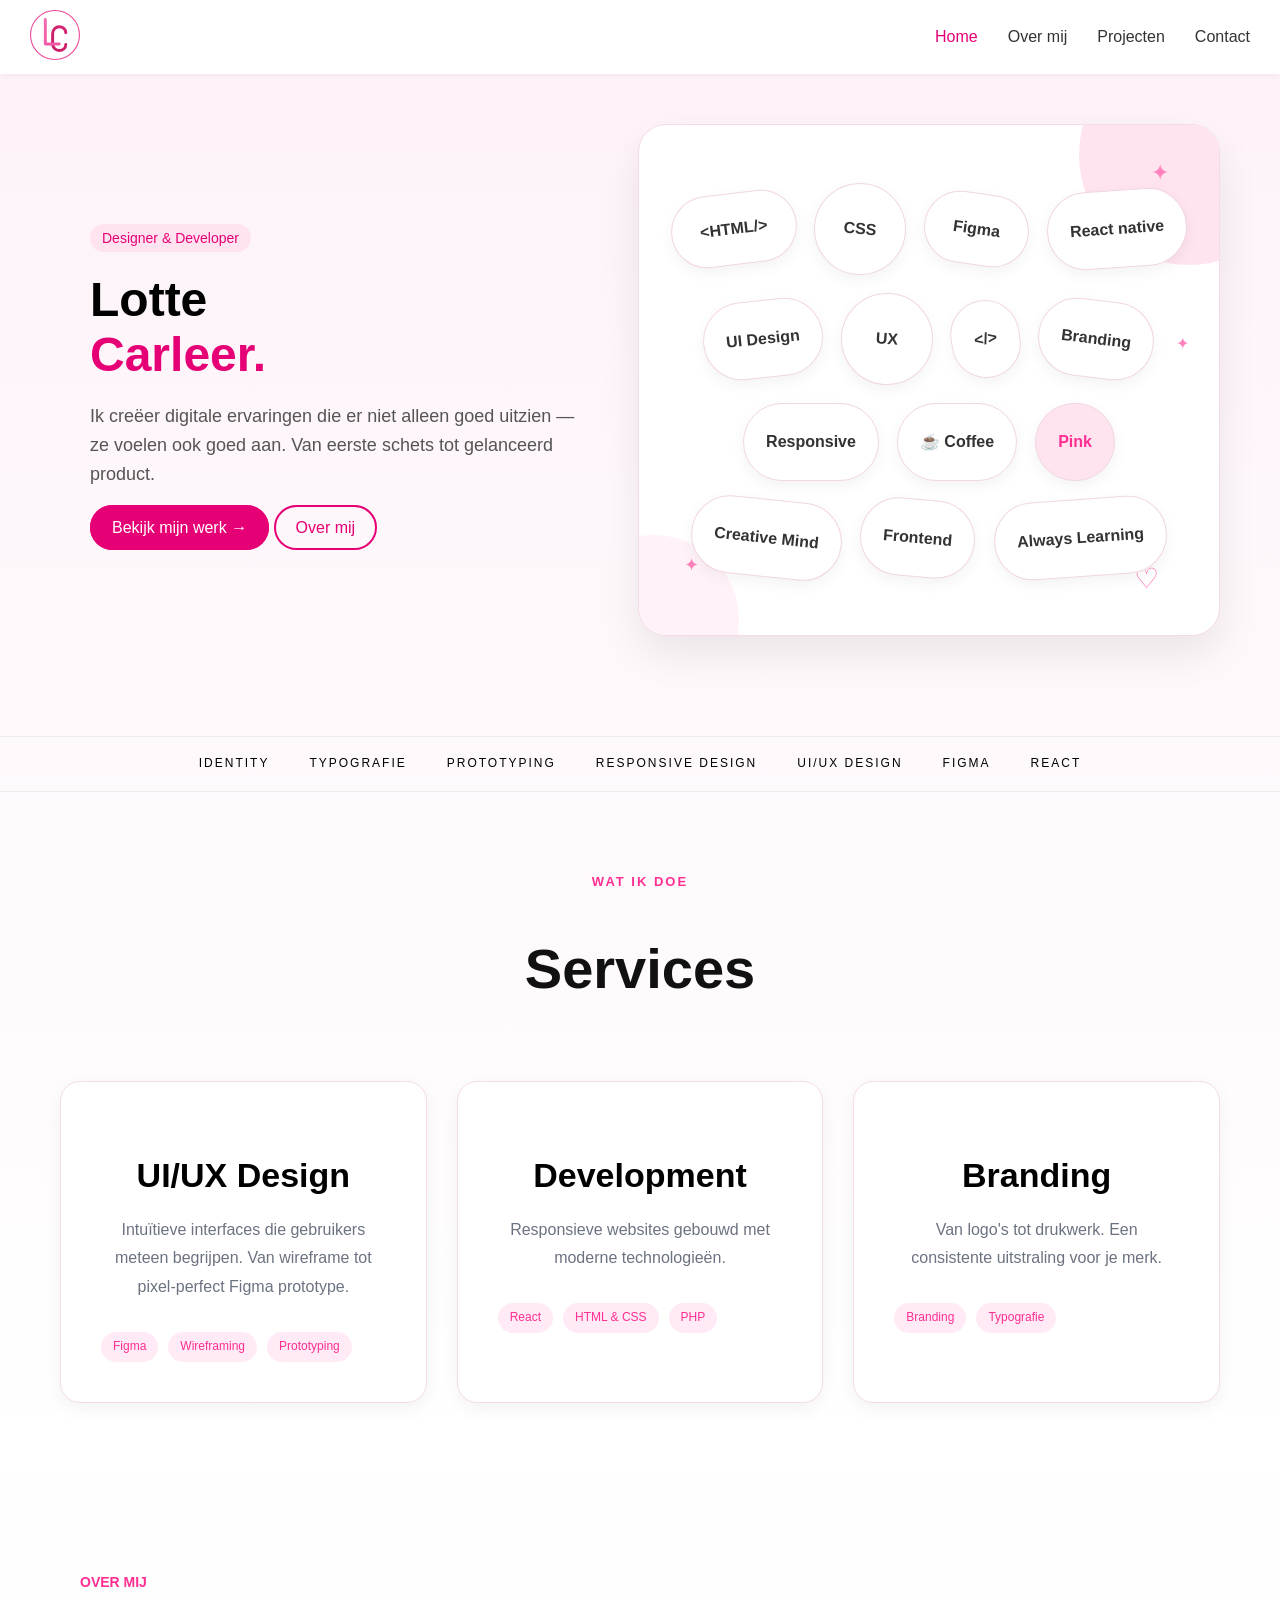
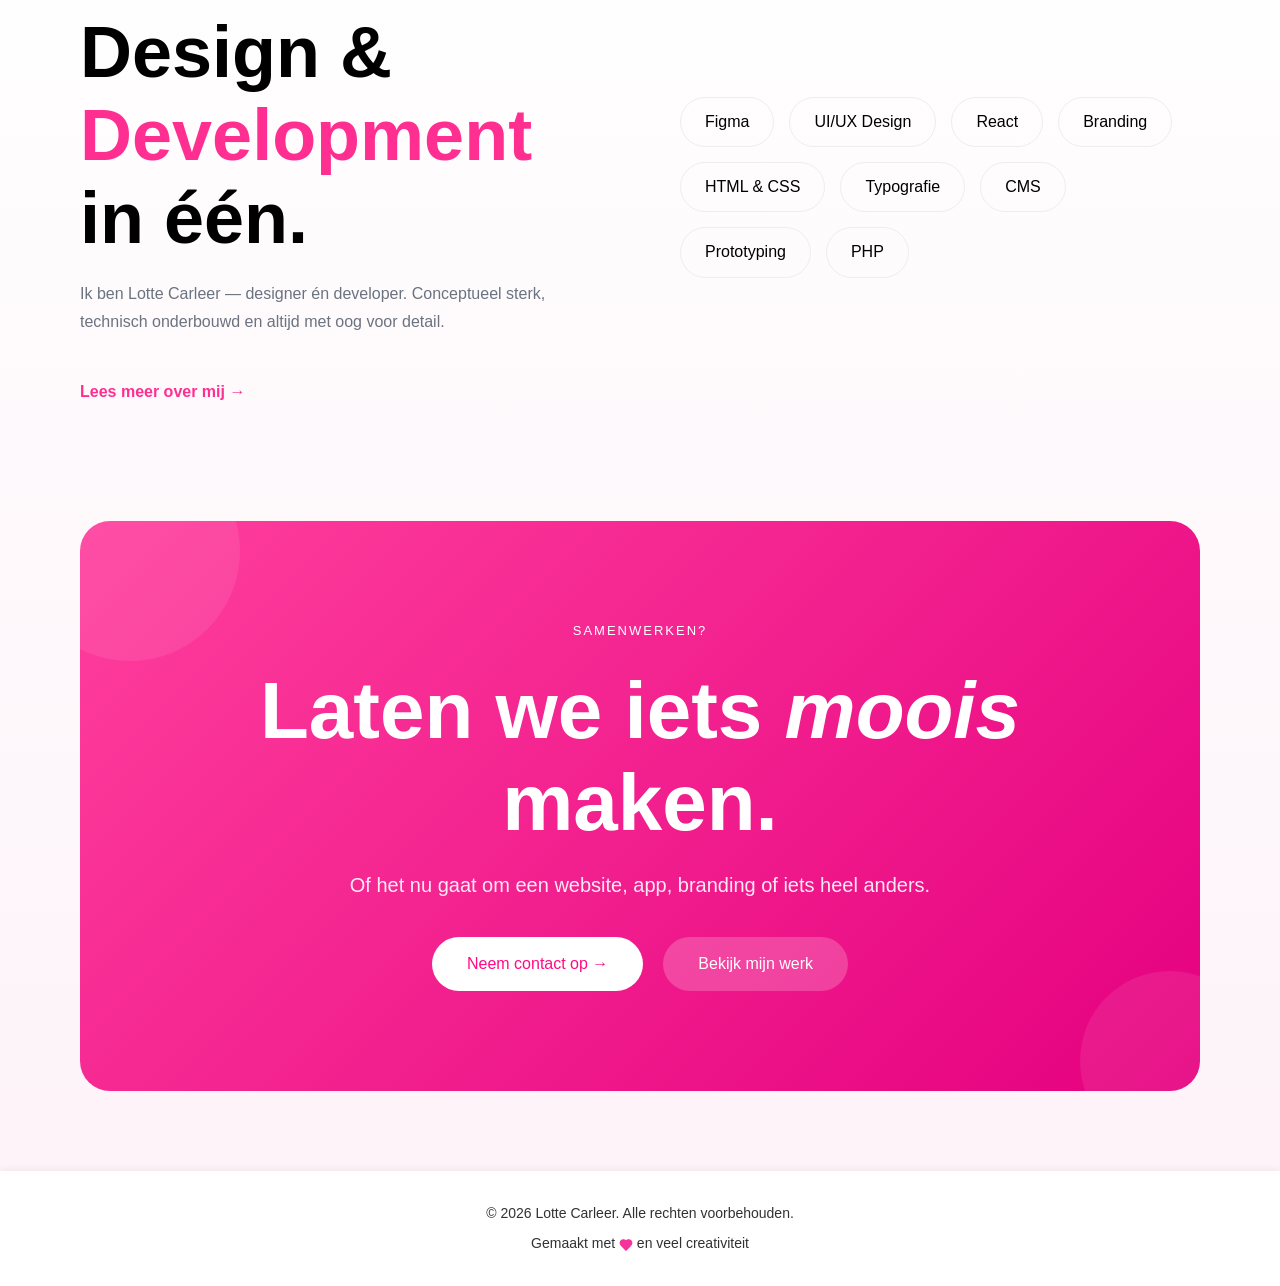
<file: Index.html>
<!doctype html>
<html lang="en">
  <head>
    <meta charset="UTF-8" />
    <meta name="viewport" content="width=device-width, initial-scale=1.0" />
    <title>Home</title>
    <link rel="stylesheet" href="Normalize.css" />
    <link rel="stylesheet" href="style.css" />

  </head>
  <body>
    <nav class="nav">
      <div class="nav-left">
        <a href="index.html"><img src="./Images/Logo 2.svg" alt="Site Logo" /></a>
      </div>

      <div class="nav-right">
        <a href="index.html" class="active">Home</a>
        <a href="About.html">Over mij</a>
        <a href="Projects.html">Projecten</a>
         <a href="Contact.html">Contact</a>
      </div>
    </nav>
    <main>
      <section class="home-hero">

    <div class="home-hero-left">
        <span class="badge">Designer & Developer </span>

        <h1>
            Lotte<br>
            <span>Carleer.</span>
        </h1>

        <p>
            Ik creëer digitale ervaringen die er niet alleen goed uitzien —
            ze voelen ook goed aan. Van eerste schets tot gelanceerd product.
        </p>

        <div class="hero-buttons">
            <a href="Projects.html" class="btn-primary">Bekijk mijn werk →</a>
            <a href="About.html" class="btn-secondary">Over mij</a>
        </div>
    </div>

<div class="hero-image">
    <div class="sticker-wall">

        

        <div class="sticker html">&lt;HTML/&gt;</div>
        <div class="sticker css">CSS</div>
        <div class="sticker figma">Figma</div>
        <div class="sticker react">React native</div>
        <div class="sticker ui">UI Design</div>
        <div class="sticker ux">UX</div>
        <div class="sticker code">&lt;/&gt;</div>
        <div class="sticker branding">Branding</div>
        <div class="sticker responsive">Responsive</div>
        <div class="sticker coffee">☕ Coffee</div>
        <div class="sticker pink">Pink</div>
        <div class="sticker creative">Creative Mind</div>
        <div class="sticker frontend">Frontend</div>
        <div class="sticker learning">Always Learning</div>

        <span class="star star1">✦</span>
        <span class="star star2">✦</span>
        <span class="star star3">✦</span>
        <span class="heart">♡</span>

    </div>
</div>

</section>

<section class="skills-bar">
    <span>Identity</span>
    <span>Typografie</span>
    <span>Prototyping</span>
    <span>Responsive Design</span>
    <span>UI/UX Design</span>
    <span>Figma</span>
    <span>React</span>
</section>

<section class="services">

    <div class="section-title">
        <span>WAT IK DOE</span>
        <h2>Services</h2>
    </div>

    <div class="cards">

        <div class="card">
            <h3>UI/UX Design</h3>
            <p>
                Intuïtieve interfaces die gebruikers meteen begrijpen.
                Van wireframe tot pixel-perfect Figma prototype.
            </p>

            <div class="tags">
                <span>Figma</span>
                <span>Wireframing</span>
                <span>Prototyping</span>
            </div>
        </div>

        <div class="card">
            <h3>Development</h3>
            <p>
                Responsieve websites gebouwd met moderne technologieën.
            </p>

            <div class="tags">
                <span>React</span>
                <span>HTML & CSS</span>
               
                <span>PHP</span>
            </div>
        </div>

        <div class="card">
            <h3>Branding</h3>
            <p>
                Van logo's tot drukwerk. Een consistente uitstraling voor je merk.
            </p>

            <div class="tags">
                <span>Branding</span>
    
                <span>Typografie</span>
            </div>
        </div>

    </div>

</section>

<section class="about">

    <div class="about-left">
        <span>OVER MIJ</span>

        <h2>
            Design &
            <span>Development</span>
            in één.
        </h2>

        <p>
            Ik ben Lotte Carleer — designer én developer.
            Conceptueel sterk, technisch onderbouwd en altijd met oog voor detail.
        </p>

        <a href="About.html">Lees meer over mij →</a>
    </div>

    <div class="about-tags">
        <span>Figma</span>
        <span>UI/UX Design</span>
        <span>React</span>
        <span>Branding</span>
        <span>HTML & CSS</span>
        <span>Typografie</span>
        <span>CMS</span>
        <span>Prototyping</span>
        <span>PHP</span>
    </div>

</section>

<section class="cta">

    <span>SAMENWERKEN?</span>

    <h2>
        Laten we iets
        <em>moois</em>
        maken.
    </h2>

    <p>
        Of het nu gaat om een website, app, branding of iets heel anders.
    </p>

    <div class="cta-buttons">
        <a href="Contact.html" class="white-btn">Neem contact op →</a>
        <a href="Projects.html" class="pink-btn">Bekijk mijn werk</a>
    </div>

</section>

    </main>
    <footer class="footer">
      <p>© 2026 Lotte Carleer. Alle rechten voorbehouden.</p>
      <p>
        Gemaakt met <img src="./Images/Icon (2).svg" alt="Liefde" /> en veel
        creativiteit
      </p>
    </footer>
  </body>
</html>
</file>
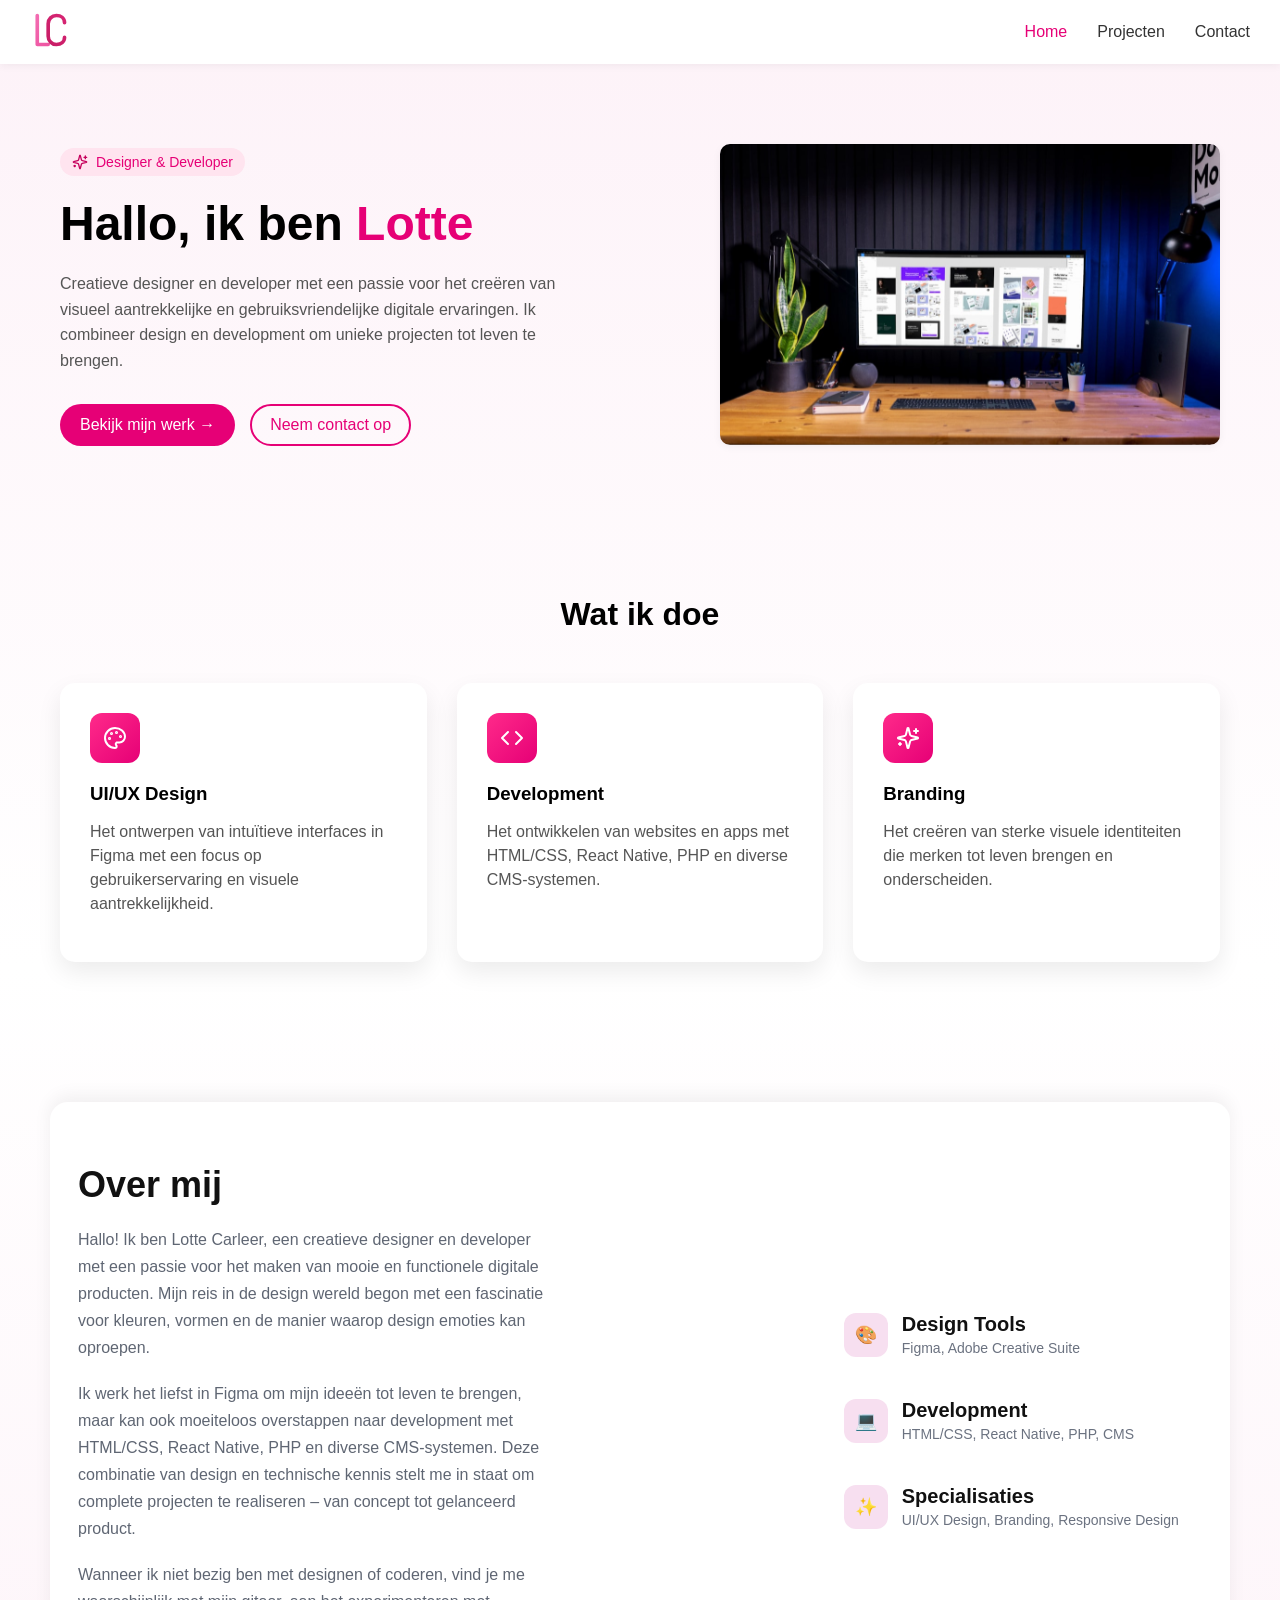
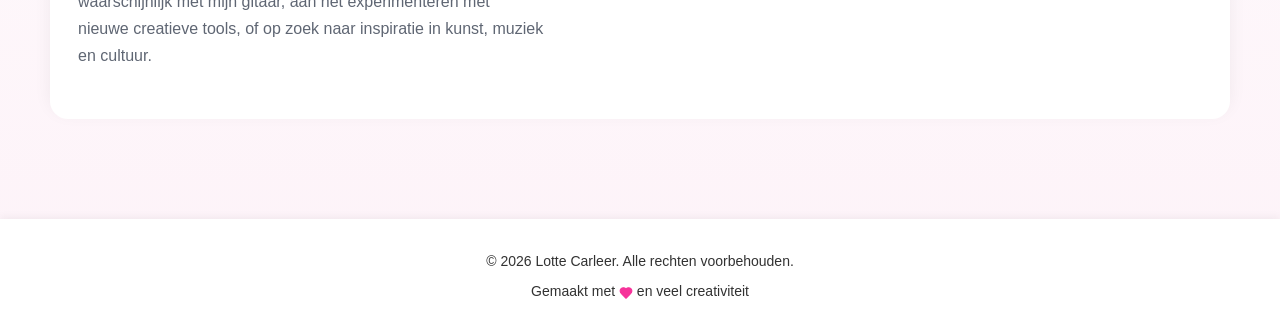
<file: index.html>
<!doctype html>
<html lang="en">
  <head>
    <meta charset="UTF-8" />
    <meta name="viewport" content="width=device-width, initial-scale=1.0" />
    <title>Home</title>
    <link rel="stylesheet" href="Normalize.css" />

    <style>
      body {
        min-height: 100vh;
        margin: 0;
        font-family: Arial, Helvetica, sans-serif;
        background: linear-gradient(#fdf2f8, #ffffff, #fdf2f8);
        background-repeat: no-repeat;

        display: flex;
        flex-direction:  column;
      }

      main {
        flex: 1;
      }

      .hero {
  display: flex;
  align-items: center;
  justify-content: space-between;
  padding: 80px 60px;
  gap: 40px;
}

.hero-left {
  max-width: 500px;
}

.badge {
  display: inline-flex;
  align-items: center;
  gap: 8px;
  background: #ffe4ef;
  color: #e60076;
  padding: 6px 12px;
  border-radius: 20px;
  font-size: 14px;
  margin-bottom: 20px;
}

.hero h1 {
  font-size: 48px;
  margin: 0 0 20px;
}

.hero h1 span {
  color: #e60076;
}

.hero p {
  color: #555;
  line-height: 1.6;
  margin-bottom: 30px;
}

.buttons {
  display: flex;
  gap: 15px;
}

.btn-primary {
  background: #e60076;
  color: rgb(255, 255, 255);
  padding: 12px 20px;
  border-radius: 25px;
  text-decoration: none;
}



.btn-secondary {
  border: 2px solid #e60076;
  color: #e60076;
  padding: 10px 18px;
  border-radius: 25px;
  text-decoration: none;
}

.btn-primary:hover {
  border: 2px solid #e60076;
  background-color: #e6007700;
  color: #e60076;
  padding: 10px 18px;
  border-radius: 25px;
  text-decoration: none;
}

.btn-secondary:hover {
  border: 2px solid #e60076;
  background-color: #e60076;
  color: #ffffff;
  padding: 10px 18px;
  border-radius: 25px;
  text-decoration: none;
}

.hero-right img {
  max-width: 500px;
  border-radius: 10px;
   box-shadow: 0 2px 8px rgba(0, 0, 0, 0.05);
}

.services {
  padding: 40px 60px;
  margin-bottom: 100px;
  text-align: center;
}

.services h2 {
  font-size: 32px;
  margin-bottom: 50px;
}

.services-grid {
  display: grid;
  grid-template-columns: repeat(3, 1fr);
  gap: 30px;
}

.service-card {
  background: #ffffff;
  padding: 30px;
  border-radius: 15px;
  text-align: left;
  box-shadow: 0 10px 25px rgba(0, 0, 0, 0.08);
  transition: transform 0.2s ease;
}

.service-card:hover {
  transform: translateY(-5px);
}

.icon-box {
  width: 50px;
  height: 50px;
  background: linear-gradient(135deg, #ff2a8a, #e60076);
  border-radius: 12px;
  display: flex;
  align-items: center;
  justify-content: center;
  margin-bottom: 20px;
}

.icon-box img {
  width: 24px;
  height: 24px;
}

.service-card h3 {
  margin-bottom: 10px;
}

.service-card p {
  color: #555;
  line-height: 1.5;
}

.about-section {
  max-width: 100%;
  margin: 40px auto;
  margin-left: 50px;
  margin-right: 50px;
  margin-bottom: 100px;
  padding: 32px 28px;
  background: #ffffff;
  border-radius: 18px;
  box-shadow: 0 6px 18px rgba(0, 0, 0, 0.06);
   box-shadow: 0 -6px 18px rgba(0, 0, 0, 0.06);
  font-family: Arial, sans-serif;
}

.about-content {
  display: flex;
  justify-content: space-between;
  align-items: center; /* zorgt dat rechts mooi in het midden staat */
  gap: 300px;
}

.about-text {
  flex: 1.3;
  max-width: 500px; /* voorkomt dat tekst te breed wordt */
}

.about-text h2 {
  font-size: 36px;
  margin-bottom: 20px;
  color: #111;
}

.about-text p {
  font-size: 16px;
  line-height: 1.7;
  color: #5f6673;
  margin-bottom: 18px;
}

.about-skills {
  flex: 1;
  display: flex;
  flex-direction: column;
  justify-content: center;
  gap: 22px;
}

.skill-card {
  display: flex;
  align-items: center;
  gap: 14px;
  margin-top: 20px;
}

.skill-icon {
  width: 44px;
  height: 44px;
  border-radius: 12px;
  background: #f7dff0;
  display: flex;
  align-items: center;
  justify-content: center;
  font-size: 18px;
}

.skill-card h3 {
  font-size: 20px;
  margin: 0 0 4px;
  color: #111;
}

.skill-card p {
  font-size: 14px;
  margin: 0;
  color: #6b7280;
}
      .nav {
        display: flex;
        justify-content: space-between;
        align-items: center;

        padding: 10px 30px;
        background-color: #ffffff;
         box-shadow: 0 2px 8px rgba(0, 0, 0, 0.05);
      }

      .nav-right {
        display: flex;
        gap: 30px;
      }

      .nav a {
        text-decoration: none;
        color: #333;
        font-size: 16px;
      }

      .nav a.active {
        color: #e60076;
      }

      .nav a:hover{
        color: #e60076;
      }

      .nav img {
        height: 40px;
      }

      .footer {
        background-color: #ffffff;
        text-align: center;
        padding: 20px;
        font-size: 14px;
        color: #323232;
        box-shadow: 0 -2px 8px rgba(0, 0, 0, 0.05);
      }

      .footer img {
        height: 14px;
        vertical-align: middle;
      }
    </style>
  </head>
  <body>
    <nav class="nav">
      <div class="nav-left">
        <a href="index.html"><img src="./Images/Link.svg" alt="Site Logo" /></a>
      </div>

      <div class="nav-right">
        <a href="index.html" class="active">Home</a>
        <a href="Projects.html">Projecten</a>
        <a href="Contact.html">Contact</a>
      </div>
    </nav>
    <main>
       <section class="hero">
    
    <div class="hero-left">
      <div class="badge">
        <img src="./Images/Icon (1).svg" alt="icon">
        Designer & Developer
      </div>

      <h1>Hallo, ik ben <span>Lotte</span></h1>

      <p>
        Creatieve designer en developer met een passie voor het creëren van visueel aantrekkelijke en gebruiksvriendelijke digitale ervaringen. Ik combineer design en development om unieke projecten tot leven te brengen.
      </p>

      <div class="buttons">
        <a href="Projects.html" class="btn-primary">Bekijk mijn werk →</a>
        <a href="Contact.html" class="btn-secondary">Neem contact op</a>
      </div>
    </div>

    <div class="hero-right">
      <img src="./Images/ImageWithFallback (2).svg" alt="Design image">
    </div>

  </section>

  <section class="services">
  <h2>Wat ik doe</h2>

  <div class="services-grid">
    
    <div class="service-card">
      <div class="icon-box">
        <img src="./Images/Icon design.svg" alt="Design icon">
      </div>
      <h3>UI/UX Design</h3>
      <p>Het ontwerpen van intuïtieve interfaces in Figma met een focus op gebruikerservaring en visuele aantrekkelijkheid.</p>
    </div>

    <div class="service-card">
      <div class="icon-box">
        <img src="./Images/Icon development.svg" alt="Development icon">
      </div>
      <h3>Development</h3>
      <p>Het ontwikkelen van websites en apps met HTML/CSS, React Native, PHP en diverse CMS-systemen.</p>
    </div>

    <div class="service-card">
      <div class="icon-box">
        <img src="./Images/Icon branding.svg" alt="Branding icon">
      </div>
      <h3>Branding</h3>
      <p>Het creëren van sterke visuele identiteiten die merken tot leven brengen en onderscheiden.</p>
    </div>

  </div>
</section>

<section class="about-section">
  <div class="about-content">
    <div class="about-text">
      <h2>Over mij</h2>

      <p>
        Hallo! Ik ben Lotte Carleer, een creatieve designer en developer met een
        passie voor het maken van mooie en functionele digitale producten. Mijn
        reis in de design wereld begon met een fascinatie voor kleuren, vormen
        en de manier waarop design emoties kan oproepen.
      </p>

      <p>
        Ik werk het liefst in Figma om mijn ideeën tot leven te brengen, maar
        kan ook moeiteloos overstappen naar development met HTML/CSS, React
        Native, PHP en diverse CMS-systemen. Deze combinatie van design en
        technische kennis stelt me in staat om complete projecten te realiseren
        – van concept tot gelanceerd product.
      </p>

      <p>
        Wanneer ik niet bezig ben met designen of coderen, vind je me
        waarschijnlijk met mijn gitaar, aan het experimenteren met nieuwe
        creatieve tools, of op zoek naar inspiratie in kunst, muziek en cultuur.
      </p>
    </div>

    <div class="about-skills">
      <div class="skill-card">
        <div class="skill-icon">🎨</div>
        <div>
          <h3>Design Tools</h3>
          <p>Figma, Adobe Creative Suite</p>
        </div>
      </div>

      <div class="skill-card">
        <div class="skill-icon">💻</div>
        <div>
          <h3>Development</h3>
          <p>HTML/CSS, React Native, PHP, CMS</p>
        </div>
      </div>

      <div class="skill-card">
        <div class="skill-icon">✨</div>
        <div>
          <h3>Specialisaties</h3>
          <p>UI/UX Design, Branding, Responsive Design</p>
        </div>
      </div>
    </div>
  </div>
</section>

    </main>
    <footer class="footer">
      <p>© 2026 Lotte Carleer. Alle rechten voorbehouden.</p>
      <p>
        Gemaakt met <img src="./Images/Icon (2).svg" alt="Liefde" /> en veel
        creativiteit
      </p>
    </footer>
  </body>
</html>
</file>
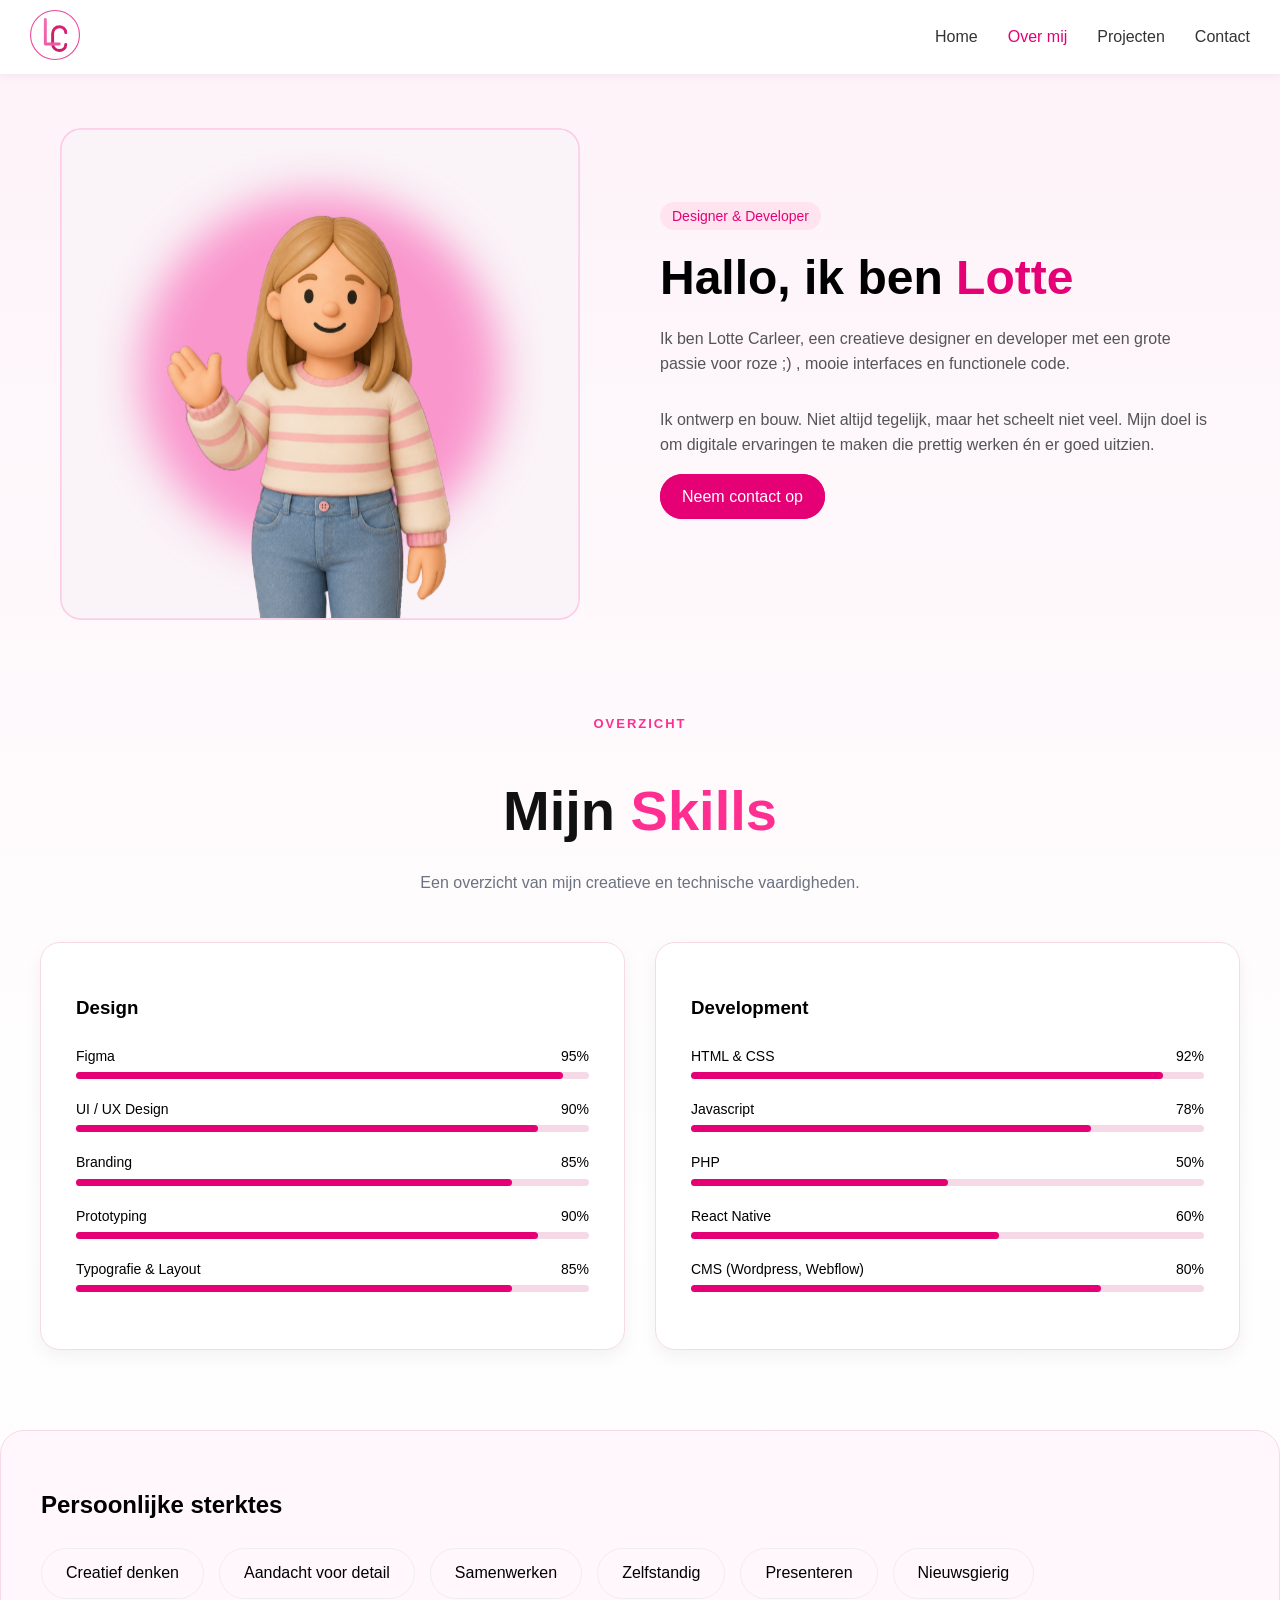
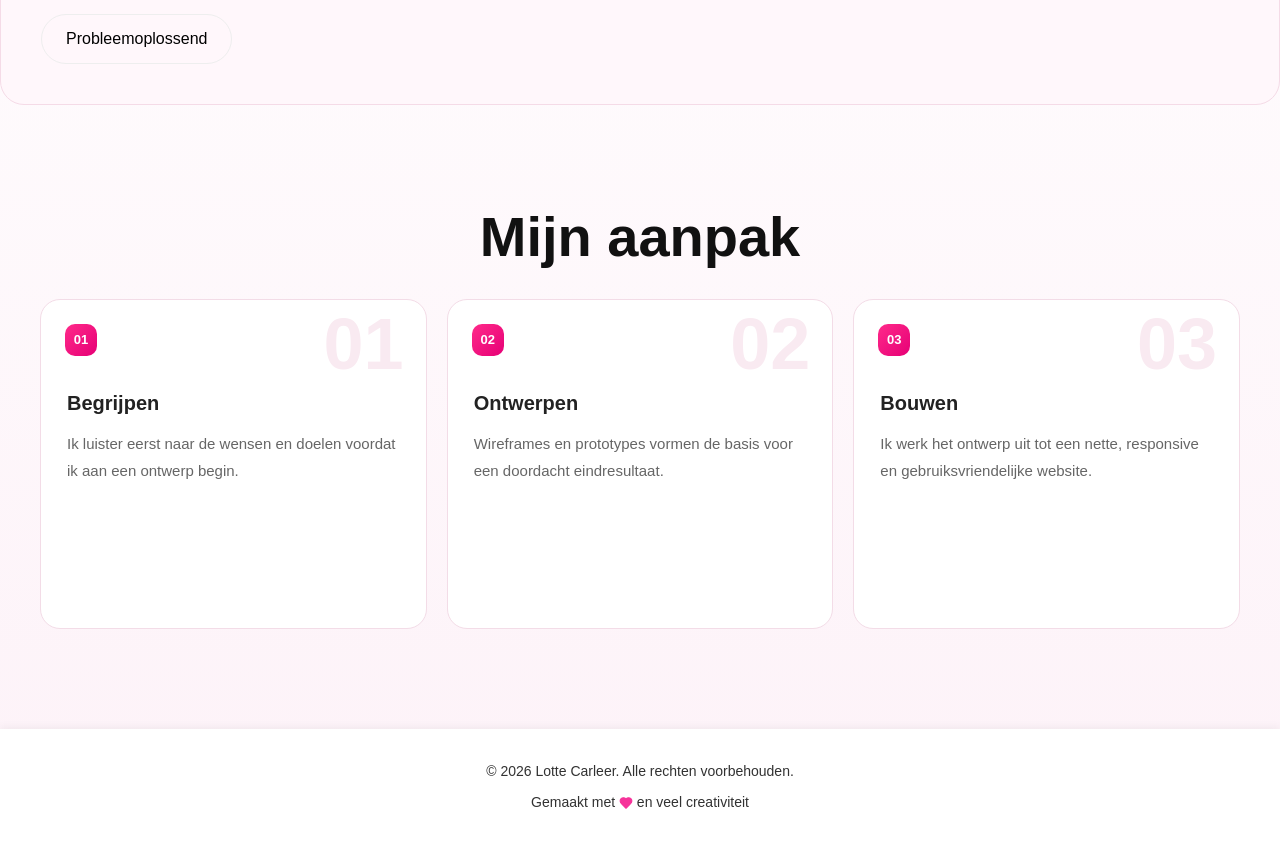
<file: About.html>
<!DOCTYPE html>
<html lang="en">
<head>
    <meta charset="UTF-8">
    <meta name="viewport" content="width=device-width, initial-scale=1.0">
    <title>About</title>
    <link rel="stylesheet" href="Normalize.css">
    <link rel="stylesheet" href="style.css">
</head>
<body>

    <nav class="nav">
      <div class="nav-left">
        <a href="index.html"><img src="./Images/Logo 2.svg" alt="Site Logo" /></a>
      </div>

      <div class="nav-right">
        <a href="index.html" >Home</a>
        <a href="About.html" class="active">Over mij</a>
        <a href="Projects.html">Projecten</a>
         <a href="Contact.html">Contact</a>
      </div>
    </nav>

    <main>

          <section class="hero container">

        <div >
            <div class="about-photo">
                <img src="./Images/Me.svg" alt="Lotte Carleer">
            </div>
        </div>

        <div class="hero-content about-intro">

            <div class="badge">
                Designer & Developer
            </div>

            <h1>Hallo, ik ben <span>Lotte</span></h1>

            <p>
                Ik ben Lotte Carleer, een creatieve designer en developer met
                een grote passie voor roze ;) , mooie interfaces en functionele code.
            </p>

            <p>
                Ik ontwerp en bouw. Niet altijd tegelijk, maar het scheelt niet veel.
                Mijn doel is om digitale ervaringen te maken die prettig werken én
                er goed uitzien.
            </p>

            <a href="contact.html" class="btn-primary">
                Neem contact op
            </a>

        </div>

    </section>

    <section class="skills-section container">

        <div class="section-title">
            <span>OVERZICHT</span>
            <h2>Mijn <span>Skills</span></h2>
        </div>

        <p class="skills-subtitle">
            Een overzicht van mijn creatieve en technische vaardigheden.
        </p>

        <div class="skills-grid">

            <div class="skills-card">

                <h3>Design</h3>

                <div class="skill-row">
                    <div class="skill-row-header">
                        <span>Figma</span>
                        <span>95%</span>
                    </div>
                    <div class="skill-track">
                        <div class="skill-fill" style="width:95%;"></div>
                    </div>
                </div>

                <div class="skill-row">
                    <div class="skill-row-header">
                        <span>UI / UX Design</span>
                        <span>90%</span>
                    </div>
                    <div class="skill-track">
                        <div class="skill-fill" style="width:90%;"></div>
                    </div>
                </div>

                <div class="skill-row">
                    <div class="skill-row-header">
                        <span>Branding</span>
                        <span>85%</span>
                    </div>
                    <div class="skill-track">
                        <div class="skill-fill" style="width:85%;"></div>
                    </div>
                </div>

                 <div class="skill-row">
                    <div class="skill-row-header">
                        <span>Prototyping</span>
                        <span>90%</span>
                    </div>
                    <div class="skill-track">
                        <div class="skill-fill" style="width:90%;"></div>
                    </div>
                </div>

                 <div class="skill-row">
                    <div class="skill-row-header">
                        <span>Typografie & Layout</span>
                        <span>85%</span>
                    </div>
                    <div class="skill-track">
                        <div class="skill-fill" style="width:85%;"></div>
                    </div>
                </div>

            </div>

            <div class="skills-card">

                <h3>Development</h3>

                <div class="skill-row">
                    <div class="skill-row-header">
                        <span>HTML & CSS</span>
                        <span>92%</span>
                    </div>
                    <div class="skill-track">
                        <div class="skill-fill" style="width:92%;"></div>
                    </div>
                </div>

                <div class="skill-row">
                    <div class="skill-row-header">
                        <span>Javascript</span>
                        <span>78%</span>
                    </div>
                    <div class="skill-track">
                        <div class="skill-fill" style="width:78%;"></div>
                    </div>
                </div>

                <div class="skill-row">
                    <div class="skill-row-header">
                        <span>PHP</span>
                        <span>50%</span>
                    </div>
                    <div class="skill-track">
                        <div class="skill-fill" style="width:50%;"></div>
                    </div>
                </div>

                 <div class="skill-row">
                    <div class="skill-row-header">
                        <span>React Native</span>
                        <span>60%</span>
                    </div>
                    <div class="skill-track">
                        <div class="skill-fill" style="width:60%;"></div>
                    </div>
                </div>

                  <div class="skill-row">
                    <div class="skill-row-header">
                        <span>CMS (Wordpress, Webflow)</span>
                        <span>80%</span>
                    </div>
                    <div class="skill-track">
                        <div class="skill-fill" style="width:80%;"></div>
                    </div>
                </div>

            </div>

        </div>

    </section>

    <section class="strengths-section container">

        <h2>Persoonlijke sterktes</h2>

        <div class="about-tags">

            <span>Creatief denken</span>
            <span>Aandacht voor detail</span>
            <span>Samenwerken</span>
            <span>Zelfstandig</span>
            <span>Presenteren</span>
            <span>Nieuwsgierig</span>
            <span>Probleemoplossend</span>

        </div>

    </section>

    <section class="approach-section container">

        <div class="section-title">
            <h2>Mijn aanpak</h2>
        </div>

        <div class="approach-grid">

            <div class="approach-card">

                <div class="step-number">01</div>
                <div class="step-background">01</div>

                <h3>Begrijpen</h3>

                <p>
                    Ik luister eerst naar de wensen en doelen voordat ik aan een ontwerp begin.
                </p>

            </div>

            <div class="approach-card">

                <div class="step-number">02</div>
                <div class="step-background">02</div>

                <h3>Ontwerpen</h3>

                <p>
                    Wireframes en prototypes vormen de basis voor een doordacht eindresultaat.
                </p>

            </div>

            <div class="approach-card">

                <div class="step-number">03</div>
                <div class="step-background">03</div>

                <h3>Bouwen</h3>

                <p>
                    Ik werk het ontwerp uit tot een nette, responsive en gebruiksvriendelijke website.
                </p>

            </div>

        </div>

    </section>

    </main>


        <footer class="footer">
      <p>© 2026 Lotte Carleer. Alle rechten voorbehouden.</p>
      <p>
        Gemaakt met <img src="./Images/Icon (2).svg" alt="Liefde" /> en veel
        creativiteit
      </p>
    </footer>
    
</body>
</html>
</file>
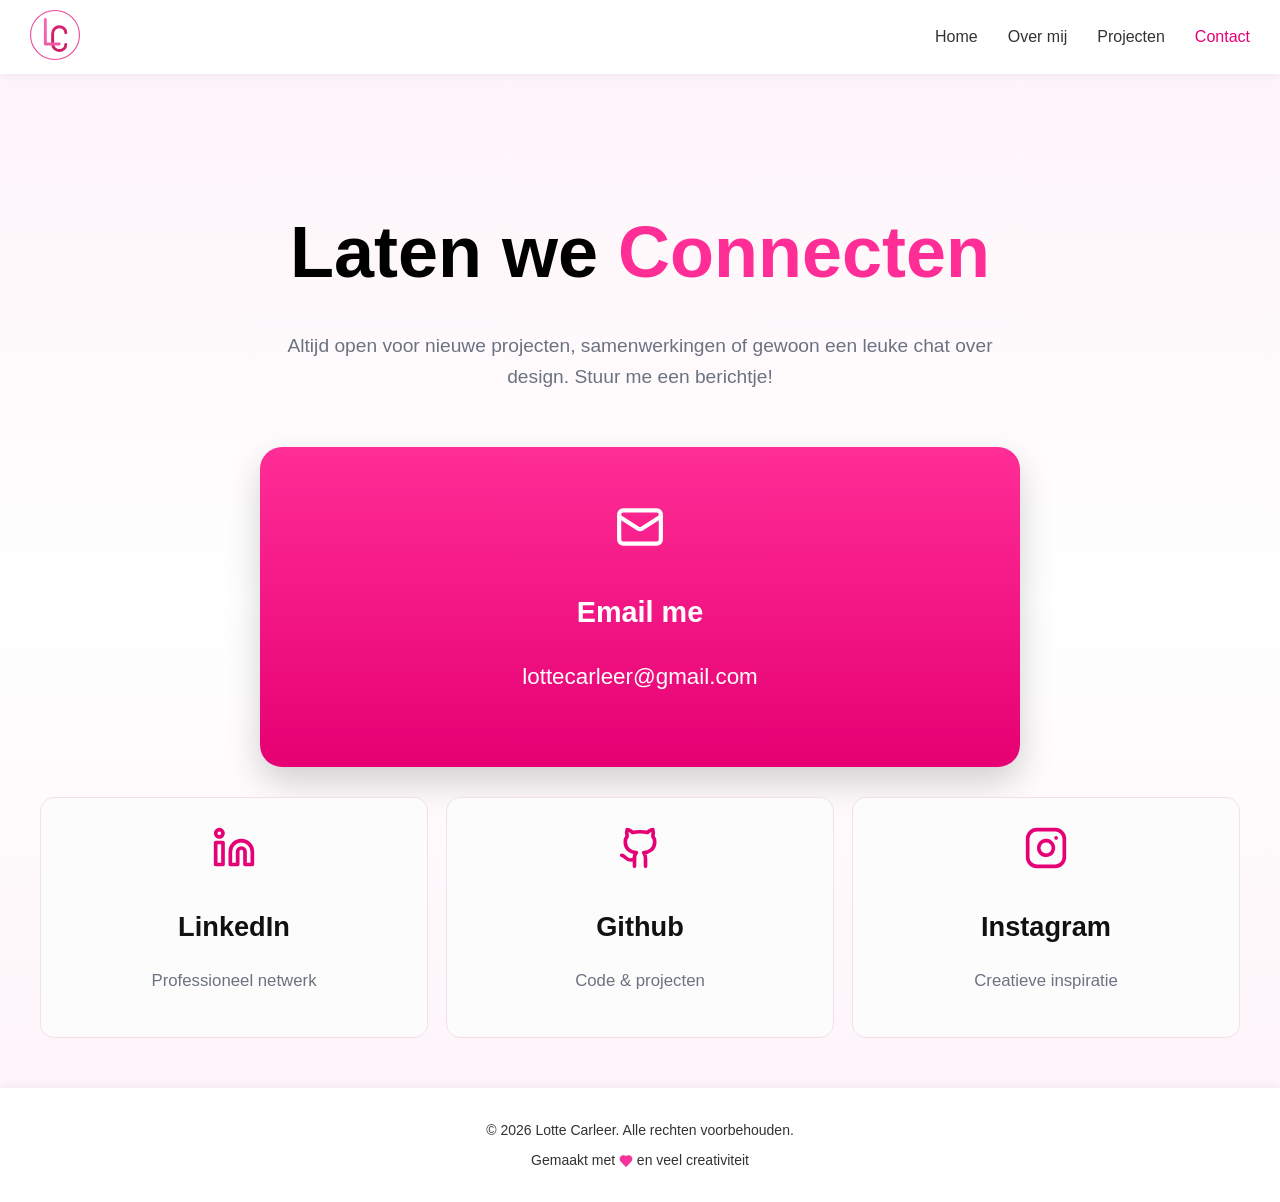
<file: Contact.html>
<!doctype html>
<html lang="nl">
  <head>
    <meta charset="UTF-8" />
    <meta name="viewport" content="width=device-width, initial-scale=1.0" />
    <title>Contact</title>
    <link rel="stylesheet" href="Normalize.css" />
    <link rel="stylesheet" href="style.css" />

    
  </head>

  <body>
    <nav class="nav">
      <div class="nav-left">
        <a href="index.html">
          <img src="./Images/Logo 2.svg" alt="Site Logo" />
        </a>
      </div>

      <div class="nav-right">
        <a href="index.html">Home</a>
        <a href="About.html">Over mij</a>
        <a href="Projects.html">Projecten</a>
        <a href="Contact.html" class="active">Contact</a>
      </div>
    </nav>

    <main class="contact">
      <h1 class="contact__title">
        Laten we <span>Connecten</span>
      </h1>

      <p class="contact__subtitle">
        Altijd open voor nieuwe projecten, samenwerkingen of gewoon een leuke chat over design. Stuur me een berichtje!
      </p>

      <div class="contact__card">
        <img class="contact__icon" src="./Images/Icon.svg" alt="Email icon" />
        <h2 class="contact__card-title">Email me</h2>
        <p class="contact__email">lottecarleer@gmail.com</p>
      </div>

      <section class="socials">
        <div class="social-card" onclick="window.location.href='https://www.linkedin.com/in/lotte-carleer-723010239/'">
          <img class="social-card__icon" src="./Images/LinkedIn.svg" alt="LinkedIn" />
          <h2 class="social-card__title">LinkedIn</h2>
          <p class="social-card__text">Professioneel netwerk</p>
        </div>

        <div class="social-card" onclick="window.location.href='https://www.github.com/lottecarleer233'">
          <img class="social-card__icon" src="./Images/Github.svg" alt="Github" />
          <h2 class="social-card__title">Github</h2>
          <p class="social-card__text">Code &amp; projecten</p>
    
        </div>

        <div class="social-card" onclick="window.location.href='https://www.instagram.com/_lottecarleer_/'">
          <img class="social-card__icon" src="./Images/Insta.svg" alt="Instagram" />
          <h2 class="social-card__title">Instagram</h2>
          <p class="social-card__text">Creatieve inspiratie</p>
        </div>
      </section>
    </main>

    <footer class="footer">
      <p>© 2026 Lotte Carleer. Alle rechten voorbehouden.</p>
      <p>
        Gemaakt met <img src="./Images/Icon (2).svg" alt="Liefde" /> en veel creativiteit
      </p>
    </footer>
  </body>
</html>
</file>
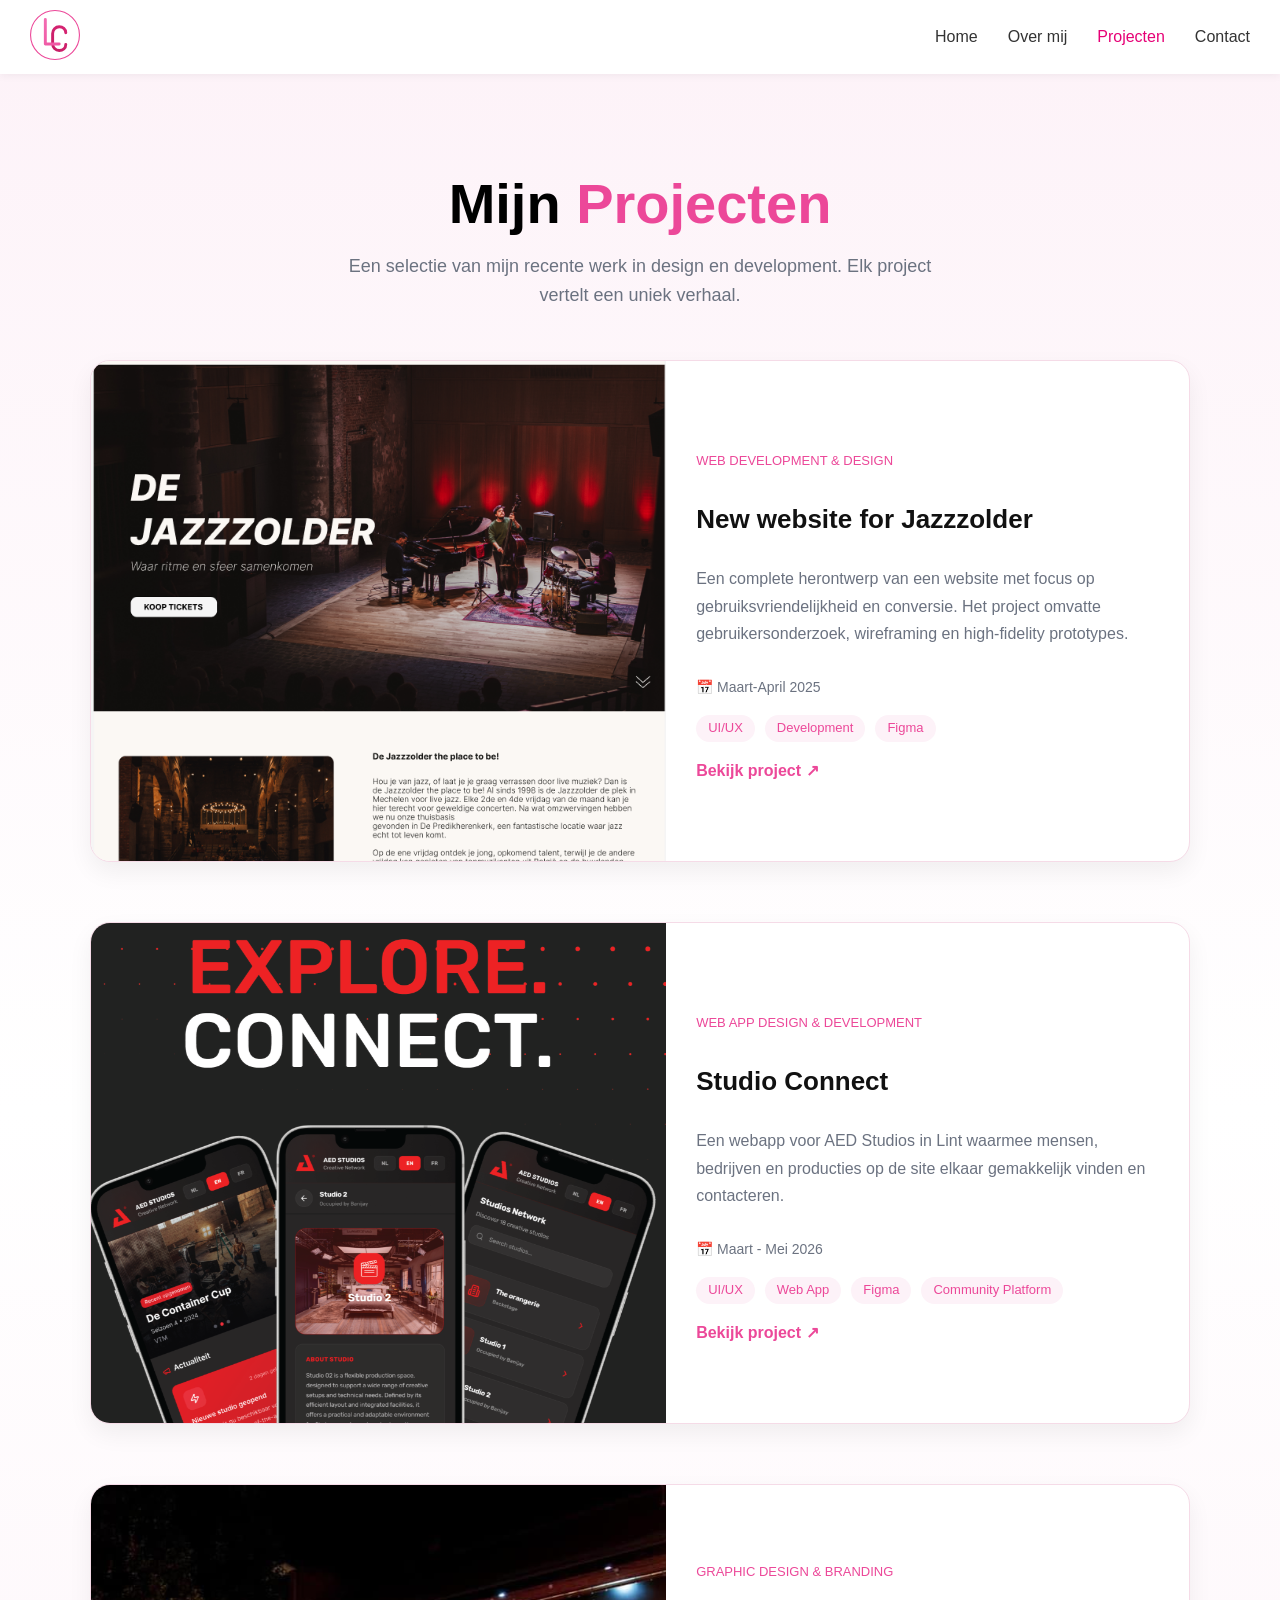
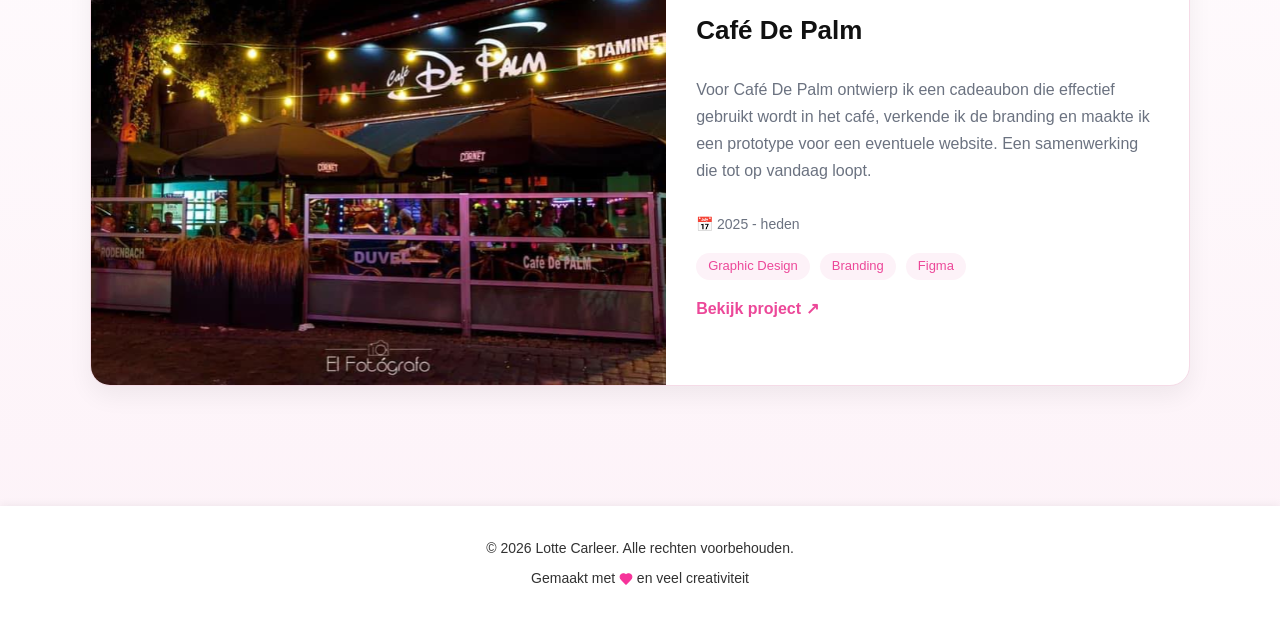
<file: Projects.html>
<!doctype html>
<html lang="nl">
  <head>
    <meta charset="UTF-8" />
    <meta name="viewport" content="width=device-width, initial-scale=1.0" />
    <title>Projects</title>
    <link rel="stylesheet" href="Normalize.css" />
    <link rel="stylesheet" href="style.css" />


  </head>
  <body>
    <nav class="nav">
      <div class="nav-left">
        <a href="index.html"><img src="./Images/Logo 2.svg" alt="Site Logo" /></a>
      </div>

      <div class="nav-right">
        <a href="index.html" >Home</a>
        <a href="About.html">Over mij</a>
        <a href="Projects.html" class="active">Projecten</a>
        <a href="Contact.html">Contact</a>
      </div>
    </nav>
    <main class="projects-main">
  <section class="projects-hero">
    <h1>Mijn <span>Projecten</span></h1>
    <p>
      Een selectie van mijn recente werk in design en development. Elk project vertelt een uniek verhaal.
    </p>
  </section>

  <section class="projects-list">
    <div class="project-card">

      <div class="project-image">
        <img src="./Images/jazzzolder .png" alt="Jazzzolder">
      </div>

      <div class="project-content">
        <p class="project-category">Web Development & Design</p>

        <h3 class="project-title">New website for Jazzzolder</h3>

        <p class="project-description">
          Een complete herontwerp van een website met focus op gebruiksvriendelijkheid en conversie. Het project omvatte gebruikersonderzoek, wireframing en high-fidelity prototypes.
        </p>

        <p class="project-date">📅 Maart-April 2025</p>

        <div class="project-tags">
          <span>UI/UX</span>
          <span>Development</span>
          <span>Figma</span>
        </div>

        <a href="ProjectJazzzolder.html" class="project-link">Bekijk project ↗</a>
      </div>

    </div>
  

  
    <div class="project-card">

      <div class="project-image-AED">
        <img src="./Images/Frame 1 (1).svg" alt="Studio Connect">
      </div>

      <div class="project-content">
        <p class="project-category">Web App Design & Development</p>

        <h3 class="project-title">Studio Connect</h3>

        <p class="project-description">
          Een webapp voor AED Studios in Lint waarmee mensen, bedrijven en producties op de site elkaar gemakkelijk vinden en contacteren.
        </p>

        <p class="project-date">📅 Maart - Mei 2026</p>

        <div class="project-tags">
          <span>UI/UX</span>
          <span>Web App</span>
          <span>Figma</span>
          <span>Community Platform</span>
         
        </div>

        <a href="ProjectStudioConnect.html" class="project-link">Bekijk project ↗</a>
      </div>

    </div>
  

    <div class="project-card">

      <div class="project-image">
        <img src="./Images/image 5.svg" alt="Depalm">
      </div>

      <div class="project-content">
        <p class="project-category">Graphic Design & Branding</p>

        <h3 class="project-title">Café De Palm</h3>

        <p class="project-description">
            Voor Café De Palm ontwierp ik een cadeaubon die effectief gebruikt wordt in het café, verkende ik de branding en maakte ik een prototype voor een eventuele website. Een samenwerking die tot op vandaag loopt.


        </p>

        <p class="project-date">📅 2025 - heden</p>

        <div class="project-tags">
          <span>Graphic Design</span>
          <span>Branding</span>
          <span>Figma</span>
        </div>

        <a href="ProjectDepalm.html" class="project-link">Bekijk project ↗</a>
      </div>

    </div>
  </section>
  
</main>
    <footer class="footer">
      <p>© 2026 Lotte Carleer. Alle rechten voorbehouden.</p>
      <p>
        Gemaakt met <img src="./Images/Icon (2).svg" alt="Liefde" /> en veel
        creativiteit
      </p>
    </footer>
  </body>
</html>
</file>
<file: style.css>
/* =========================
   GLOBAL
========================= */

body {
  min-height: 100vh;
  margin: 0;
  font-family: Arial, Helvetica, sans-serif;
  background: linear-gradient(#fdf2f8, #ffffff, #fdf2f8);
  background-repeat: no-repeat;
  display: flex;
  flex-direction: column;
}

main {
  flex: 1;
}

/* =========================
   NAVIGATION
========================= */

.nav {
  display: flex;
  justify-content: space-between;
  align-items: center;
  padding: 10px 30px;
  background: #fff;
  box-shadow: 0 2px 8px rgba(0, 0, 0, 0.05);
}

.nav img {
  height: 50px;
}

.nav-right {
  display: flex;
  gap: 30px;
}

.nav a {
  text-decoration: none;
  color: #333;
  font-size: 16px;
  transition: color 0.2s ease;
}

.nav a:hover,
.nav a.active {
  color: #e60076;
}

/* =========================
   BUTTONS
========================= */

.buttons {
  display: flex;
  gap: 15px;
}

.btn-primary,
.btn-secondary {
  padding: 12px 20px;
  border-radius: 25px;
  text-decoration: none;
  transition: all 0.25s ease;
}

.btn-primary {
  background: #e60076;
  color: #fff;
  border: 2px solid #e60076;
}

.btn-primary:hover {
  background: transparent;
  color: #e60076;
}

.btn-secondary {
  border: 2px solid #e60076;
  color: #e60076;
}

.btn-secondary:hover {
  background: #e60076;
  color: #fff;
}

/* =========================
   HERO
========================= */

.hero {
  display: flex;
  align-items: center;
  justify-content: space-between;
  padding: 0px 60px;
  gap: 40px;
}

.hero-left {
  max-width: 500px;
}

.badge {
  display: inline-flex;
  align-items: center;
  gap: 8px;
  background: #ffe4ef;
  color: #e60076;
  padding: 6px 12px;
  border-radius: 20px;
  font-size: 14px;
  margin-bottom: 20px;
}

.hero h1 {
  font-size: 48px;
  margin: 0 0 20px;
}

.hero h1 span {
  color: #e60076;
}

.hero p {
  color: #555;
  line-height: 1.6;
  margin-bottom: 30px;
}

.image-frame {
  width: 100%;
  height: 500px;
  border-radius: 20px;
  overflow: hidden;
  box-shadow: 0 2px 8px rgba(0, 0, 0, 0.05);
  margin-top: 40px;
  margin-bottom: 40px;
}

.image-frame img {
  width: 100%;
  height: 500px;
  margin-top: 40px;
  margin-bottom: 40px;
  border-radius: 20px;
  box-shadow: 0 2px 8px rgba(0, 0, 0, 0.05);
  
}

/* =========================
   SERVICES
========================= */

.services {
  padding: 80px 60px;
  margin-bottom: 50px;
  text-align: center;
}

.services h2 {
  font-size: 32px;
  margin-bottom: 50px;
}

.services-grid {
  display: grid;
  grid-template-columns: repeat(3, 1fr);
  gap: 30px;
}

.service-card {
  background: #fff;
  padding: 30px;
  border-radius: 15px;
  border: 2px solid #f5dbe7;
  text-align: left;
  box-shadow: 0 10px 25px rgba(0, 0, 0, 0.08);
  transition: transform 0.2s ease;
}

.service-card:hover {
  transform: translateY(-5px);
}

.icon-box {
  width: 50px;
  height: 50px;
  background: linear-gradient(135deg, #ff2a8a, #e60076);
  border-radius: 12px;
  display: flex;
  align-items: center;
  justify-content: center;
  margin-bottom: 20px;
}

.icon-box img {
  width: 24px;
  height: 24px;
}

.service-card h3 {
  margin-bottom: 10px;
}

.service-card p {
  color: #555;
  line-height: 1.5;
}

/* =========================
   ABOUT
========================= */

.about-section {
  margin: 40px 50px 100px;
  padding: 32px 28px;
  background: #fff;
  border-radius: 18px;
  border: 2px solid #f5dbe7;
  box-shadow: 0 6px 18px rgba(0, 0, 0, 0.06);
}

.about-content {
  display: flex;
  justify-content: space-between;
  align-items: center;
  gap: 120px;
}

.about-text {
  flex: 1.3;
  max-width: 500px;
}

.about-text h2 {
  font-size: 36px;
  margin-bottom: 20px;
  color: #111;
}

.about-text p {
  font-size: 16px;
  line-height: 1.7;
  color: #5f6673;
  margin-bottom: 18px;
}

.about-skills {
  flex: 1;
  display: flex;
  flex-direction: column;
  gap: 22px;
}

.skill-card {
  display: flex;
  align-items: center;
  gap: 14px;
}

.skill-icon {
  width: 44px;
  height: 44px;
  border-radius: 12px;
  background: #f7dff0;
  display: flex;
  align-items: center;
  justify-content: center;
  font-size: 18px;
}

.skill-card h3 {
  font-size: 20px;
  margin: 0 0 4px;
}

.skill-card p {
  font-size: 14px;
  margin: 0;
  color: #6b7280;
}

/* =========================
   PROJECTS
========================= */

.projects-main {
  max-width: 1100px;
  margin: 0 auto;
  padding: 60px 20px;
}

.projects-hero {
  text-align: center;
  margin-bottom: 50px;
}

.projects-hero h1 {
  font-size: 56px;
  margin-bottom: 16px;
}

.projects-hero h1 span {
  color: #ec4899;
}

.projects-hero p {
  max-width: 600px;
  margin: 0 auto;
  font-size: 18px;
  color: #6b7280;
  line-height: 1.6;
}

.project-card {
  display: grid;
  grid-template-columns: 1.1fr 1fr;
  background: #fff;
  margin-bottom: 60px;
  border-radius: 20px;
  overflow: hidden;
  border: 1px solid #f5dbe7;
  box-shadow: 0 10px 25px rgba(0, 0, 0, 0.06);
}

.project-image img {
  width: 100%;
  height: 500px;
  object-fit: cover;
  display: block;
}

.project-image-AED img {
  width: 100%;
  height: 500px;
  object-fit: cover;
  display: block;
  background-color: #f5dbe7;
  display: flex;
  align-items: center;
  justify-content: center;
}

.project-content {
  padding: 30px;
  display: flex;
  flex-direction: column;
  justify-content: center;
}

.project-category {
  color: #ec4899;
  font-size: 13px;
  text-transform: uppercase;
  margin-bottom: 10px;
}

.project-title {
  font-size: 26px;
  margin-bottom: 14px;
  color: #111;
}

.project-description,
.project-date {
  color: #6b7280;
}

.project-description {
  line-height: 1.7;
  margin-bottom: 18px;
}

.project-date {
  font-size: 14px;
  margin-bottom: 20px;
}

.project-tags {
  display: flex;
  gap: 10px;
  flex-wrap: wrap;
  margin-bottom: 20px;
}

.project-tags span {
  background: #fdf2f8;
  color: #ec4899;
  padding: 6px 12px;
  border-radius: 999px;
  font-size: 13px;
}

.project-link {
  color: #ec4899;
  text-decoration: none;
  font-weight: 600;
}

.project-link:hover {
  opacity: 0.7;
}

/* =========================
   CONTACT
========================= */

.contact {
  padding: 90px 20px 50px;
  display: flex;
  flex-direction: column;
  align-items: center;
  text-align: center;
}

.contact__title {
  font-size: clamp(2.8rem, 6vw, 4.5rem);
  font-weight: 700;
  margin-bottom: 20px;
  line-height: 1.1;
}

.contact__title span {
  color: #ff2d96;
}

.contact__subtitle {
  max-width: 720px;
  font-size: 1.2rem;
  line-height: 1.6;
  color: #6b7280;
  margin-bottom: 55px;
}

.contact__card {
  width: min(100%, 720px);
  padding: 55px 20px;
  border-radius: 22px;
  background: linear-gradient(180deg, #ff2d96 0%, #e60073 100%);
  box-shadow: 0 15px 35px rgba(0, 0, 0, 0.18);
  display: flex;
  flex-direction: column;
  align-items: center;
  transition: all 0.25s ease;
  margin-bottom: 30px;
}

.contact__card:hover {
  transform: translateY(-4px);
}

.contact__icon {
  width: 50px;
  height: 50px;
  object-fit: contain;
  margin-bottom: 20px;
}

.contact__card-title,
.contact__email {
  color: white;
}

.contact__card-title {
  font-size: 1.8rem;
  margin-bottom: 12px;
}

.contact__email {
  font-size: 1.4rem;
}

/* =========================
   SOCIALS
========================= */

.socials {
  width: 100%;
  max-width: 1200px;
  display: grid;
  grid-template-columns: repeat(3, 1fr);
  gap: 18px;
}

.social-card {
  background: #fcfcfc;
  border: 1px solid #f4dfe8;
  border-radius: 14px;
  min-height: 165px;
  padding: 28px 20px;
  display: flex;
  flex-direction: column;
  align-items: center;
  justify-content: center;
  transition: all 0.2s ease;
}

.social-card:hover {
  transform: translateY(-3px);
  box-shadow: 0 10px 24px rgba(0, 0, 0, 0.08);
}

.social-card__icon {
  width: 44px;
  height: 44px;
  object-fit: contain;
  margin-bottom: 18px;
}

.social-card__title {
  font-size: 1.7rem;
  font-weight: 600;
  color: #111;
  margin-bottom: 10px;
}

.social-card__text {
  font-size: 1.05rem;
  color: #6b7280;
  line-height: 1.4;
}

/* =========================
   FOOTER
========================= */

.footer {
  background: #fff;
  text-align: center;
  padding: 20px;
  font-size: 14px;
  color: #323232;
  box-shadow: 0 -2px 8px rgba(0, 0, 0, 0.05);
}

.footer p + p {
  margin-top: 8px;
}

.footer img {
  height: 14px;
  vertical-align: middle;
}

/* ========================================
   PROJECT DETAIL PAGINA
======================================== */
.container {
  max-width: 1200px;
  margin: 0 auto;
}

.project-detail {
  max-width: 1200px;
  margin: 0 auto;
  padding: 60px 20px 100px;
}

.project-back {
  text-decoration: none;
  color: #666;
  font-size: 14px;
  display: inline-block;
  margin-bottom: 30px;
}

.project-detail-badge {
  display: inline-block;
  padding: 8px 16px;
  border-radius: 999px;
  background: #ffe4ef;
  color: #e60076;
  font-size: 12px;
  font-weight: 600;
  margin-bottom: 20px;
}

.project-detail-title {
  font-size: 64px;
  margin-bottom: 15px;
  color: #111;
}

.project-detail-date {
  color: #888;
  margin-bottom: 25px;
}

.project-detail-tags {
  display: flex;
  gap: 15px;
  flex-wrap: wrap;
  margin-bottom: 50px;
}

.project-detail-tags span {
  color: #e60076;
  font-size: 14px;
}

.project-detail-image {
  width: 100%;
  height: 950px;
  object-fit: cover;
  border-radius: 20px;
  margin-bottom: 60px;
  box-shadow: 0 10px 25px rgba(0,0,0,.08);
}

/* OVERVIEW */

.overview-grid {
  display: grid;
  grid-template-columns: 2fr 1fr;
  gap: 30px;
  margin-bottom: 100px;
}

.tools-card {
  background: white;
  border: 1px solid #f5dbe7;
  border-radius: 16px;
  padding: 25px;
}

.tools-card h3 {
  margin-bottom: 20px;
}

.tool-list {
  display: flex;
  gap: 10px;
  flex-wrap: wrap;
}

.tool-list span {
  background: #fdf2f8;
  color: #666;
  padding: 8px 12px;
  border-radius: 999px;
  font-size: 13px;
}

/* SECTIONS */

.detail-section {
  text-align: center;
  margin-bottom: 100px;
}

.detail-section-badge {
  display: inline-block;
  background: #ffe4ef;
  color: #e60076;
  padding: 8px 16px;
  border-radius: 999px;
  font-size: 12px;
  margin-bottom: 20px;
}

.detail-section h2 {
  font-size: 42px;
  margin-bottom: 15px;
}

.detail-section p {
  color: #666;
}

/* OUDE WEBSITE */

.old-site-card {
  margin-top: 40px;
  background: white;
  border: 1px solid #f5dbe7;
  border-radius: 20px;
  padding: 50px;
  margin-bottom: 50px;
}

.old-site-card img {
  width: 100%;
  border-radius: 12px;
}

/* BRANDING */

.branding-grid {
  display: grid;
  grid-template-columns: repeat(2,1fr);
  gap: 25px;
  margin-top: 40px;
}

.branding-card {
  background: white;
  border: 1px solid #f5dbe7;
  border-radius: 16px;
  padding: 30px;
  text-align: left;
}

.color-item {
  display: flex;
  align-items: center;
  gap: 15px;
  margin-bottom: 18px;
}

.color-circle {
  width: 40px;
  height: 40px;
  border-radius: 10px;
}

.black {
  background: #131311;
}

.red {
  background: #a61818;
}

.white {
  background: #fbf8f4;
  border: 1px solid #ddd;
  box-shadow: 0 2px 8px rgba(0,0,0,.05);
}

.cream {
  background: #e9d1a5;
  border: 1px solid #ddd;
}

.font-preview {
  margin-bottom: 20px;
}

.font-preview span {
  color: #e60076;
  font-size: 12px;
  display: block;
  margin-bottom: 8px;
}

.poster-preview {
  background: #111;
  color: white;
  padding: 20px;
  border-radius: 12px;
}

/* TIMELINE */

.timeline {
  position: relative;
  margin-top: 70px;
}

.timeline::before {
  content: "";
  position: absolute;
  width: 4px;
  transform: translateX(-50%);
  background: #f2d7e5;
  top: 0;
  bottom: 0;
  left: 50%;
}

.timeline {
  position: relative;
}
.timeline-item {
    width: calc(50% - 40px);
  position: relative;
  margin-bottom: 40px;
}

.timeline-item.left {
  padding-right: auto;
}

.timeline-item.right {
  margin-left: auto;
 
}

.timeline-card {
  background: white;
  border-radius: 16px;
  padding: 25px;
  text-align: left;
  border: 1px solid #f5dbe7;
  box-shadow: 0 6px 15px rgba(0,0,0,.05);
}

.timeline-item::after {
    content: "";
  position: absolute;
  width: 20px;
  height: 20px;
  background: #e60076;
  border-radius: 50%;
  top: 30px;
  z-index: 10;
}

.timeline-item.left::after {
  right: -50px;
}

.timeline-item.right::after {
  left: -50px;
}



/* AWARD SECTION */

.award-banner {
  margin: 100px 0;
  background: linear-gradient(135deg,#ff2a8a,#e60076);
  color: white;
  padding: 80px 40px;
  border-radius: 24px;
  text-align: center;
  position: relative;
  overflow: hidden;
}

.award-banner::before {
  content: "";
  position: absolute;
  width: 180px;
  height: 180px;
  background: rgba(255,255,255,.12);
  border-radius: 50%;
  top: -70px;
  left: -70px;
}

.award-banner::after {
  content: "";
  position: absolute;
  width: 180px;
  height: 180px;
  background: rgba(255,255,255,.12);
  border-radius: 50%;
  bottom: -70px;
  right: -70px;
}

.award-button {
  display: inline-block;
  margin-top: 25px;
  background: white;
  color: #e60076;
  padding: 14px 24px;
  border-radius: 999px;
  text-decoration: none;
  font-weight: bold;
}

/* CTA */

.project-cta {
  text-align: center;
  margin-top: 100px;
}

.project-cta h2 {
  font-size: 40px;
}

.project-cta p {
  color: #666;
  max-width: 650px;
  margin: 20px auto;
}

.cta-button {
  display: inline-block;
  margin-top: 20px;
  padding: 14px 28px;
  background: #e60076;
  color: white;
  text-decoration: none;
  border-radius: 999px;
  font-weight: 600;
  transition: all 0.3s ease;
}

.cta-button:hover {
  background: #c90068;
  transform: translateY(-2px);
}

/* Café De Palm kleuren */

.palm-black {
    background: #2C2C2C;
}

.palm-red {
    background: #962F0A;
}

.palm-orange {
    background: #D15B30;
}

.palm-offwhite {
    background: #f5f1ee;
    border: 1px solid #999999a6;
    box-shadow: 0 2px 8px rgba(0,0,0,.05);
}

/* Overview */

.project-overview-text h2 {
    margin-bottom: 20px;
}

.project-overview-text p {
    line-height: 1.8;
    color: #666;
}

.tools-card ul {
    list-style: none;
    padding: 0;
    margin: 0;
}

.tools-card li {
    padding: 10px 0;
    border-bottom: 1px solid #f5dbe7;
}

.tools-card li:last-child {
    border-bottom: none;
}

.challenge-grid {
    display: grid;
    grid-template-columns: repeat(2, 1fr);
    gap: 30px;
    margin-top: 40px;
}

.challenge-card,
.solution-card {
    padding: 40px;
    border-radius: 20px;
}

.challenge-card {
    background: #ffffff;
    border: 1px solid #f0dce5;
    box-shadow: 0 4px 20px rgba(0, 0, 0, 0.05);
}

.solution-card {
    background: linear-gradient(
        135deg,
        #ff2a8a 0%,
        #e60076 100%
    );
    color: white;
}

.solution-card p {
    color: white;
}
.challenge-card h3,
.solution-card h3 {
    margin-bottom: 15px;
    font-size: 1.4rem;
}

.challenge-card p,
.solution-card p {
    line-height: 1.7;
}


/* Deliverables */

.deliverables-grid {
    display: grid;
    grid-template-columns: repeat(2,1fr);
    gap: 25px;
    margin-top: 40px;
}

.deliverable-card {
    background: white;
    border: 1px solid #f5dbe7;
    border-radius: 16px;
    padding: 30px;
}

.deliverable-card a {
    text-decoration: none;
    color: #e60076;
    font-weight: 600;
}

/* Results */
.results-grid {
    display: grid;
    grid-template-columns: repeat(2, 1fr);
    gap: 24px;
    margin-top: 50px;
}

.result-card {
    background: #fff;
    border: 1px solid #ececec;
    border-radius: 16px;
    padding: 24px 28px;

    display: flex;
    align-items: flex-start;
    gap: 16px;

    box-shadow: 0 2px 8px rgba(0,0,0,0.04);

    color: #4a4a4a;
    line-height: 1.7;
    font-size: 15px;
}

.result-icon {
    flex-shrink: 0;

    width: 36px;
    height: 36px;

    background: #ffe6f2;
    color: #ff1493;

    border-radius: 50%;

    display: flex;
    align-items: center;
    justify-content: center;

    font-size: 14px;
    font-weight: 700;
}

.project-detail-image-container h3{
    margin-bottom: 20px;
    color: #ff2a8a;
    font-size: 24px;
}

.project-detail-image {
    width: 100%;
    height: auto;
}

/* Roze achtergrond rond de hele sectie */

.detail-section:has(.results-grid) {
    background: #fff8fc;
    border: 1px solid #f8d9e8;
    border-radius: 28px;

    padding: 60px 30px;
    margin-top: 100px;

    position: relative;
    overflow: hidden;
}

.detail-section:has(.results-grid) h2 {
    text-align: center;
    margin-bottom: 10px;
}

/* decoratieve cirkels */

.detail-section:has(.results-grid)::before {
    content: "";
    position: absolute;

    width: 180px;
    height: 180px;

    background: #fbe8f1;
    border-radius: 50%;

    top: -90px;
    right: -90px;
}

.detail-section:has(.results-grid)::after {
    content: "";
    position: absolute;

    width: 140px;
    height: 140px;

    background: #fbe8f1;
    border-radius: 50%;

    bottom: -70px;
    left: -70px;
}

@media (max-width: 900px) {

    .deliverables-grid,
    .results-grid {
        grid-template-columns: 1fr;
    }

}

/* RESPONSIVE */

@media (max-width: 900px) {

  .challenge-grid,
  .deliverables-grid,
  .results-grid {
    grid-template-columns: 1fr;
  }

  .font-example-heading {
    font-size: 30px;
  }
}
/* RESPONSIVE */

@media (max-width: 900px) {

  .project-detail-title {
    font-size: 42px;
  }

  .overview-grid,
  .branding-grid,
  .results-grid {
    grid-template-columns: 1fr;
  }

  .timeline::before {
    left: 20px;
  }

  .timeline-item {
    
  box-sizing: border-box;
  }

  .timeline-item::after {
    left: 11px !important;
  }

  .project-detail-image {
    height: 350px;
  }
}

/* RESPONSIVE */

@media (max-width: 900px) {

    .overview-grid,
    .challenge-grid,
    .results-grid {
        grid-template-columns: 1fr;
    }

    .timeline::before {
        left: 20px;
    }

    .timeline-item {
        width: 100%;
        padding-left: 60px !important;
        padding-right: 0 !important;
    }

    .hero-image {
        height: 350px;
    }
}

/* ==========================
   STUDIO CONNECT PAGINA
========================== */

.studio-page {
    max-width: 1200px;
    margin: 0 auto;
    padding: 60px 20px 100px;
}

.studio-back {
    color: #666;
    text-decoration: none;
    font-size: 14px;
}

.studio-header {
    margin-top: 30px;
}

.studio-label {
    display: inline-block;
    background: #ffe4ef;
    color: #e60076;
    padding: 8px 14px;
    border-radius: 999px;
    font-size: 12px;
    font-weight: 600;
}

.studio-title {
    font-size: 64px;
    margin: 20px 0 10px;
}

.studio-meta {
    color: #888;
}

.studio-tech-tags {
    display: flex;
    flex-wrap: wrap;
    gap: 12px;
    margin-top: 25px;
}

.studio-tech-tags span {
    color: #e60076;
    font-size: 14px;
}

.studio-hero-image {
    width: 100%;
    height: 600px;
    object-fit: cover;
    border-radius: 20px;
    margin: 50px 0;
    box-shadow: 0 10px 25px rgba(0,0,0,.08);
}

.studio-intro {
    display: grid;
    grid-template-columns: 2fr 1fr;
    gap: 30px;
    margin-bottom: 80px;
}

.studio-intro-text p {
    line-height: 1.8;
    color: #666;
}

.studio-side-card {
    background: white;
    border: 1px solid #f5dbe7;
    border-radius: 18px;
    padding: 25px;
}

.studio-skill-list {
    display: flex;
    flex-wrap: wrap;
    gap: 10px;
    margin: 20px 0;
}

.studio-skill-list span {
    background: #fdf2f8;
    padding: 8px 12px;
    border-radius: 999px;
    font-size: 13px;
}

.studio-live-btn {
    display: block;
    text-align: center;
    background: #e60076;
    color: white;
    padding: 14px;
    border-radius: 999px;
    text-decoration: none;
    margin-top: 20px;
}

.studio-problem-solution {
    display: grid;
    grid-template-columns: repeat(2,1fr);
    gap: 25px;
    margin-bottom: 100px;
}

.studio-problem-card,
.studio-solution-card {
    padding: 30px;
    border-radius: 20px;
}

.studio-problem-card {
    background: white;
    border: 1px solid #f5dbe7;
}

.studio-solution-card {
    background: linear-gradient(135deg,#ff2a8a,#e60076);
    color: white;
}

.studio-process {
    text-align: center;
    margin-bottom: 100px;
}

.studio-section-label {
    background: #ffe4ef;
    color: #e60076;
    padding: 8px 14px;
    border-radius: 999px;
    font-size: 12px;
}

.studio-process-line {
    position: relative;
    margin-top: 60px;
}
.studio-image-placeholder img {
    width: 100%;
    height: 100%;
    object-fit: cover;
    border-radius: 18px;
    display: block;
}

.studio-process-line::before {
    content: "";
    position: absolute;
    left: 50%;
    top: 0;
    bottom: 0;
    width: 3px;
    background: #f5dbe7;
}

.studio-step {
    width: calc(50% - 40px);
    margin-bottom: 40px;
}

.studio-left {
    margin-right: auto;
}

.studio-right {
    margin-left: auto;
}

.studio-step-card,
.studio-image-placeholder {
    background: white;
    border: 1px solid #f5dbe7;
    border-radius: 18px;
    padding: 25px;
    min-height: 180px;
}

.studio-image-placeholder {
    display: flex;
    align-items: center;
    justify-content: center;
    color: #e60076;
}

/* ==================================
   RESULTATEN & IMPACT
================================== */

.studio-impact-section {
    position: relative;
    background: #fdf4f8;
    border: 1px solid #f8ddea;
    border-radius: 30px;
    padding: 55px 35px;
    overflow: hidden;
    margin-bottom: 50px;
}

.studio-impact-section::before {
    content: "";
    position: absolute;
    width: 180px;
    height: 180px;
    background: #f8ddea;
    border-radius: 50%;
    left: -90px;
    bottom: -90px;
}

.studio-impact-section::after {
    content: "";
    position: absolute;
    width: 180px;
    height: 180px;
    background: #f8ddea;
    border-radius: 50%;
    right: -90px;
    top: -90px;
}

.studio-impact-title {
    text-align: center;
    font-size: 52px;
    margin-bottom: 40px;
    color: #111;
}

.studio-impact-grid {
    display: grid;
    grid-template-columns: repeat(2,1fr);
    gap: 20px;
    position: relative;
    z-index: 2;
}

.studio-impact-card {
    background: white;
    border-radius: 16px;
    padding: 24px 28px;
    display: flex;
    align-items: center;
    gap: 18px;
    border: 1px solid #f2e4eb;
    box-shadow: 0 3px 12px rgba(0,0,0,.05);
}

.studio-impact-card img {
    width: 34px;
    height: 34px;
    flex-shrink: 0;
}

.studio-impact-card p {
    margin: 0;
    font-size: 16px;
    font-weight: 500;
    color: #5c6470;
    line-height: 1.5;
}

/* ==================================
   AWARD BANNER
================================== */

.studio-award-section {
    position: relative;
    overflow: hidden;

    background: linear-gradient(
        180deg,
        #ff2c98 0%,
        #e60076 100%
    );

    border-radius: 26px;

    padding: 70px 100px;
    text-align: center;
    color: white;

    margin-bottom: 90px;
}

.studio-award-section::before {
    content: "";
    position: absolute;
    width: 220px;
    height: 220px;
    border-radius: 50%;
    background: rgba(255,255,255,.12);

    top: -110px;
    left: -80px;
}

.studio-award-section::after {
    content: "";
    position: absolute;
    width: 220px;
    height: 220px;
    border-radius: 50%;
    background: rgba(255,255,255,.12);

    bottom: -110px;
    right: -80px;
}

.studio-award-icon {
    width: 70px;
    height: 70px;

    margin: 0 auto 25px;

    border-radius: 50%;
    background: rgba(255,255,255,.18);

    display: flex;
    align-items: center;
    justify-content: center;

    position: relative;
    z-index: 2;
}

.studio-award-icon img {
    width: 30px;
    height: 30px;
}

.studio-award-section h2 {
    font-size: 56px;
    margin-bottom: 20px;
    position: relative;
    z-index: 2;
}

.studio-award-section p {
    max-width: 720px;
    margin: 0 auto;
    line-height: 1.8;
    font-size: 18px;
    position: relative;
    z-index: 2;
}

.studio-award-pill {
    display: inline-block;
    margin-top: 30px;

    padding: 10px 22px;

    border-radius: 999px;

    background: rgba(255,255,255,.2);

    font-size: 14px;

    position: relative;
    z-index: 2;
}

/* ==================================
   CONTACT CTA
================================== */

.studio-contact-cta {
    text-align: center;
    max-width: 700px;
    margin: 0 auto;
}

.studio-contact-cta h2 {
    font-size: 52px;
    margin-bottom: 20px;
}

.studio-contact-cta p {
    color: #7a8492;
    line-height: 1.7;
    margin-bottom: 30px;
}

.studio-contact-button {
    display: inline-block;
    padding: 14px 32px;
    border-radius: 999px;

    background: linear-gradient(
        90deg,
        #ff2c98,
        #e60076
    );

    color: white;
    text-decoration: none;
    font-weight: 600;
}




/* home */
/* =========================
   NIEUWE HOMEPAGE ELEMENTEN
========================= */



.home-hero {
  display: flex;
  align-items: center;
  justify-content: space-between;
  padding: 0px 60px;
  gap: 40px;
   margin-top: 50px;
    margin-bottom: 100px;
    margin-left: 30px;
}


.badge {
  display: inline-flex;
  align-items: center;
  gap: 8px;
  background: #ffe4ef;
  color: #e60076;
  padding: 6px 12px;
  border-radius: 20px;
  font-size: 14px;
  margin-bottom: 20px;
}

.home-hero h1 {
  font-size: 48px;
  margin: 0 0 20px;
}

.home-hero h1 span {
  color: #e60076;
}

.home-hero p {
  color: #555;
  line-height: 1.6;
  margin-bottom: 30px;
  font-size: 18px;
}

.home-hero-buttons {
    margin-top: 40px;
    display: flex;
    gap: 20px;
}




.sticker-wall{
    width:520px;
    height:450px;

    background:white;

    border:1px solid #f5dbe7;
    border-radius:28px;

    box-shadow:0 18px 40px rgba(0,0,0,.08);

    padding:30px;

    display:flex;
    flex-wrap:wrap;
    justify-content: center;
    align-content:center;
    align-items:center;
    gap:18px;

    position:relative;

    overflow:hidden;
}

.sticker-wall::before{

    content:"";

    position:absolute;

    width:220px;
    height:220px;

    background:#ffe4ef;

    border-radius:50%;

    top:-80px;
    right:-80px;

}

.sticker-wall::after{

    content:"";

    position:absolute;

    width:170px;
    height:170px;

    background:#fff2f8;

    border-radius:50%;

    bottom:-70px;
    left:-70px;

}

.sticker{

     position: relative;
    z-index: 2;

    display: flex;
    justify-content: center;
    align-items: center;
    text-align: center;

    min-height: 52px;

    padding: 12px 22px;

    border-radius: 100px;

    background: white;

    border: 1px solid #f1d6e4;

    font-weight: 600;

    color: #333;

    box-shadow: 0 5px 15px rgba(0,0,0,.05);

    transition: .3s;

    cursor: default;

    user-select: none;

}

.sticker:hover{

    transform:translateY(-5px) rotate(-3deg) scale(1.05);

    border-color:#ff2f92;

    color:#ff2f92;

    box-shadow:0 12px 25px rgba(255,47,146,.18);

}

.large{

    font-size:42px;

    font-weight:700;

    padding:20px 34px;

    background:linear-gradient(135deg,#ff5fa9,#e60076);

    color:white;

    border:none;

}

.css,
.ux{

    width:90px;
    height:90px;

    border-radius:50%;
    padding:0;
}

.html,
.figma{

    height:70px;
    padding:0 28px;

    border-radius:999px;

    width:auto;
}

.large:hover{

    color:white;

}

.html{
    transform:rotate(-7deg);
}

.css{
    transform:rotate(5deg);
}

.react{
    transform:rotate(-4deg);
}

.figma{
    transform:rotate(8deg);
}

.ui{
    transform:rotate(-6deg);
}

.ux{
    transform:rotate(4deg);
}

.code{
    transform:rotate(-9deg);
}

.branding{
    transform:rotate(7deg);
}

.pixel{
    transform:rotate(-5deg);
}

.creative{
    transform:rotate(6deg);
}

.learning{
    transform:rotate(-4deg);
}

.frontend{
    transform:rotate(5deg);
}



.pink{

    background:#ffe4ef;

    color:#ff2f92;

}

.star,
.heart{

    position:absolute;

    z-index:1;

    color:#ff82bc;

}

.star1{

    top:35px;
    right:50px;
    font-size:22px;

}

.star2{

    bottom:60px;
    left:45px;
    font-size:18px;

}

.star3{

    top:210px;
    right:30px;
    font-size:16px;

}

.heart{

    bottom:40px;
    right:60px;

    font-size:28px;

}

.skills-bar {
    border-top: 1px solid #eee;
    border-bottom: 1px solid #eee;
    padding: 20px;
    display: flex;
    justify-content: center;
    gap: 40px;
    flex-wrap: wrap;
    text-transform: uppercase;
    font-size: 12px;
    letter-spacing: 2px;
    margin-top: 40px;
}

.skills-bar span{
    transition:.3s;
    cursor:default;
}

.skills-bar span:hover{
    color:#ff2f92;
    transform:translateY(-3px);
}

.section-title {
    text-align: center;
}

.section-title > span {
    color: #ff2f92;
    font-weight: 600;
    letter-spacing: 2px;
    font-size: 13px;
}

.skills-section .section-title h2 {
    font-size: 56px;
}

.skills-section .section-title h2 span {
    font-size: inherit;
    color: #ff2f92;
}

.cards {
    margin-top: 80px;
    display: grid;
    grid-template-columns: repeat(3, 1fr);
    gap: 30px;
}

.card {
    background: white;
    padding: 40px;
    border-radius: 20px;
    border: 1px solid #f5dbe7;
    box-shadow: 0 6px 18px rgba(0,0,0,.05);

    transition:
        transform .35s ease,
        box-shadow .35s ease,
        border-color .35s ease;
}

.card:hover{

    transform:translateY(-10px);

    border-color:#ff2f92;

    box-shadow:0 20px 40px rgba(0,0,0,.08);

}

.card h3 {
    margin-bottom: 20px;
    font-size: 34px;
    transition:.3s;
}

.card:hover h3{
    color:#ff2f92;
}

.card p {
    color: #6b7280;
    line-height: 1.8;
}

.tags {
    margin-top: 30px;
    display: flex;
    flex-wrap: wrap;
    gap: 10px;
}

.tags span {
    background: #ffeaf5;
    color: #ff2f92;
    padding: 8px 12px;
    border-radius: 100px;
    font-size: 12px;

    transition:.25s;
}

.tags span:hover{

    background:#ff2f92;
    color:white;
    transform:translateY(-2px);

}

.about {
    padding: 40px 80px;
    display: grid;
    grid-template-columns: 1fr 1fr;
    gap: 80px;

    align-items: center;
}

.about-left span {
    color: #ff2f92;
    font-size: 14px;
    font-weight: 600;
}

.about-left h2 {
    font-size: 72px;
    margin: 20px 0;
}

.about-left h2 span {
    display: block;
    color: #ff2f92;
    font-size: inherit;
}

.about-left p {
    color: #6b7280;
    line-height: 1.8;
    max-width: 550px;
}

.about-left a {
    display: inline-block;
    margin-top: 30px;
    color: #ff2f92;
    text-decoration: none;
    font-weight: 600;
    transition:.3s;
}

.about-left a:hover{
    transform:translateX(6px);
}

.about-tags {
    display: flex;
    flex-wrap: wrap;
    align-content: flex-start;
    gap: 15px;
}

.about-tags span {
    border: 1px solid #eee;
    padding: 15px 24px;
    border-radius: 50px;

    transition:.3s;
}

.about-tags span:hover{

    background:#ff2f92;
    color:white;
    border-color:#ff2f92;

}

.cta {
    margin: 80px;
    background: linear-gradient(135deg,#ff3f9d,#e5007f);
    border-radius: 30px;
    text-align: center;
    color: white;
    padding: 100px 40px;

    position:relative;
    overflow:hidden;
}

.cta::before{

    content:"";

    position:absolute;

    width:220px;
    height:220px;

    background:rgba(255,255,255,.08);

    border-radius:50%;

    top:-80px;
    left:-60px;

}

.cta::after{

    content:"";

    position:absolute;

    width:180px;
    height:180px;

    background:rgba(255,255,255,.08);

    border-radius:50%;

    right:-60px;
    bottom:-60px;

}

.cta span {
    font-size: 13px;
    letter-spacing: 2px;
}

.cta h2 {
    font-size: 80px;
    margin: 25px 0;
}

.cta em {
    font-style: italic;
}

.cta p {
    font-size: 20px;
    opacity: .9;
}

.cta-buttons {
    margin-top: 40px;
    display: flex;
    justify-content: center;
    gap: 20px;
}

.white-btn,
.pink-btn{

    text-decoration:none;

    padding:18px 35px;

    border-radius:50px;

    transition:
        transform .3s ease,
        box-shadow .3s ease,
        background .3s ease;

}

.white-btn{

    background:white;
    color:#ff0a84;

}

.white-btn:hover{

    transform:translateY(-4px);

    box-shadow:0 15px 30px rgba(0,0,0,.15);

}

.pink-btn{

    background:rgba(255,255,255,.2);

    color:white;

}

.pink-btn:hover{

    transform:translateY(-4px);

    background:rgba(255,255,255,.3);

}

/* =========================
   OVER MIJ PAGINA
========================= */

.about-photo {
    width: 100%;
    max-width: 520px;
    height: 520px;
    margin-top: 40px;

  

    display: flex;
    justify-content: center;
    align-items: center;

    color: #e60076;
}

.about-photo img{
     width: 100%;
    height: auto;
    display: block;
    border-radius: 20px;
    transition: transform .5s ease, box-shadow .5s ease;
}

.about-photo:hover img{
    transform: translateY(-8px) scale(1.02);
    box-shadow: 0 20px 40px rgba(0,0,0,.12);
}

.about-intro {
    flex: 1;
    max-width: 560px;
    
}

.skills-section {
    margin: 80px auto;
}

.skills-subtitle {
    text-align: center;
    color: #6b7280;
    margin: 20px 0 50px;
}

.skills-grid {
    display: grid;
    grid-template-columns: repeat(2, 1fr);
    gap: 30px;
}

.skills-card {
    background: #fff;
    border: 1px solid #f5dbe7;
    border-radius: 20px;
    padding: 35px;
    box-shadow: 0 6px 18px rgba(0, 0, 0, 0.05);
}

.skills-card h3 {
    margin-bottom: 30px;
}

.skill-row {
    margin-bottom: 22px;
}

.skill-row-header {
    display: flex;
    justify-content: space-between;
    margin-bottom: 8px;
    font-size: 14px;
}

.skill-track {
    width: 100%;
    height: 7px;
    background: #f6d9e7;
    border-radius: 999px;
}

.skill-fill {
    height: 100%;
    background: #e60076;
    border-radius: 999px;
}

.strengths-section {
    margin: 80px auto;
    
    padding: 40px;
    background: #fff7fb;
    border-radius: 24px;
    border: 1px solid #f5dbe7;
}

.strengths-section h2 {
    margin-bottom: 30px;
}

.approach-section {
    margin: 100px auto;
    text-align: center;
}

.approach-section h2 {
    font-size: 56px;
    margin-bottom: 12px;
    color: #111;
}

.approach-subtitle {
    color: #7b8190;
    margin-bottom: 55px;
    font-size: 17px;
}

.approach-grid {
    display: grid;
    grid-template-columns: repeat(3, 1fr);
    gap: 20px;
}

.approach-card {
    position: relative;

    background: #fff;

    border: 1px solid #f3dce7;
    border-radius: 20px;

    padding: 72px 26px 26px;
    margin: 0 auto;

    text-align: left;

    overflow: hidden;

    min-height: 230px;

    transition: 0.25s ease;
}

.approach-card:hover {
    transform: translateY(-4px);
    box-shadow: 0 10px 25px rgba(0,0,0,.06);
}

.step-number {
    position: absolute;

    top: 24px;
    left: 24px;

    width: 32px;
    height: 32px;

    border-radius: 10px;

    background: linear-gradient(135deg,#ff2a8a,#e60076);

    color: #fff;

    display: flex;
    align-items: center;
    justify-content: center;

    font-size: 13px;
    font-weight: 700;

    z-index: 2;
}

.step-background {
    position: absolute;

    top: 8px;
    right: 22px;

    font-size: 72px;
    font-weight: 700;

    color: #f9eaf1;

    line-height: 1;

    pointer-events: none;
    user-select: none;
}

.section-title h2 {
    font-size: 56px;
    margin-bottom: 30px;
    color: #111;
}

.approach-card h3 {
    font-size: 20px;
    margin-bottom: 14px;
    color: #222;
}

.approach-card p {
    color: #666;
    line-height: 1.8;
    font-size: 15px;
}
  

@media (max-width: 900px) {

       .hero-content,
    .about-intro {
        width: 100%;
        max-width: 100%;
        margin-top: 0;
    }

    .strengths-section {
       margin: 0 20px;
    }

    .skills-section {
    margin: 0 20px;
    margin-bottom: 80px;
}

  .sticker-wall{
        width:100%;
        max-width:450px;
        height:auto;
        min-height:400px;

        padding:25px;
    }

    .sticker{
        font-size:15px;
        padding:10px 18px;
    }

    .large{
        width:100px;
        height:75px;
        font-size:36px;
    }

    .css,
    .ux{
        width:75px;
        height:75px;
    }

    .html,
    .figma{
        height:60px;
        width:auto;
        padding:0 22px;
    }


    

        

      .approach-grid {
        grid-template-columns: 1fr;
    }

    .approach-section h2 {
        font-size: 42px;
    }
}



  

@media (max-width: 900px) {

    .skills-grid,
    .approach-grid {
        grid-template-columns: 1fr;
    }

    .strengths-section {
        padding: 25px;
    }
}

@media (max-width: 900px) {

    

    .cards,
    .about {
        grid-template-columns: 1fr;
    }

    .section-title h2,
    .about-left h2,
    .cta h2 {
        font-size: 48px;
    }

    .about {
        padding: 60px 20px;
    }

    .cta {
        margin: 24px;
    }
}
/* RESPONSIVE */

@media (max-width: 900px) {

    .studio-intro,
    .studio-problem-solution,
    .studio-results-grid {
        grid-template-columns: 1fr;
    }

    .studio-process-line::before {
        left: 20px;
    }

    .studio-step {
        width: 100%;
        padding-left: 50px;
        box-sizing: border-box;
    }

    .studio-title {
        font-size: 42px;
    }

    .studio-hero-image {
        height: 350px;
    }
}

/* =========================
   RESPONSIVE
========================= */

@media (max-width: 900px) {

  .hero {
      flex-direction: column;
    align-items: stretch;
    padding: 20px;
  }

  .hero-content {
    margin-top: 40px;
    text-align: center;
  }

  .hero-buttons {
    justify-content: center;
  }

  .hero-image {
    width: 350px;
    height: auto;
    align-self: center;
    margin-bottom: 40px;
  }




  .about-content,
  .project-card {
    flex-direction: column;
    grid-template-columns: 1fr;
  }

  .socials {
    grid-template-columns: 1fr;
  }

  .nav {
    flex-direction: column;
    gap: 15px;
  }

  .nav-right {
    gap: 20px;
    flex-wrap: wrap;
    justify-content: center;
  }

  .services-grid {
    grid-template-columns: 1fr;
  }

  .about-content {
    gap: 50px;
  }
}

@media (max-width: 768px) {

  .hero,
  .services,
  .contact {
    padding-left: 20px;
    padding-right: 20px;
  }

  .hero h1,
  .projects-hero h1 {
    font-size: 36px;
  }

  .contact__subtitle {
    font-size: 1.05rem;
    margin-bottom: 40px;
  }

  .contact__card {
    padding: 40px 20px;
  }

  .contact__card-title {
    font-size: 1.5rem;
  }

  .contact__email {
    font-size: 1.1rem;
    word-break: break-word;
  }

  .social-card__title {
    font-size: 1.4rem;
  }

  .social-card__text {
    font-size: 1rem;
  }

  .about-section {
    margin: 20px;
  }
}
</file>
